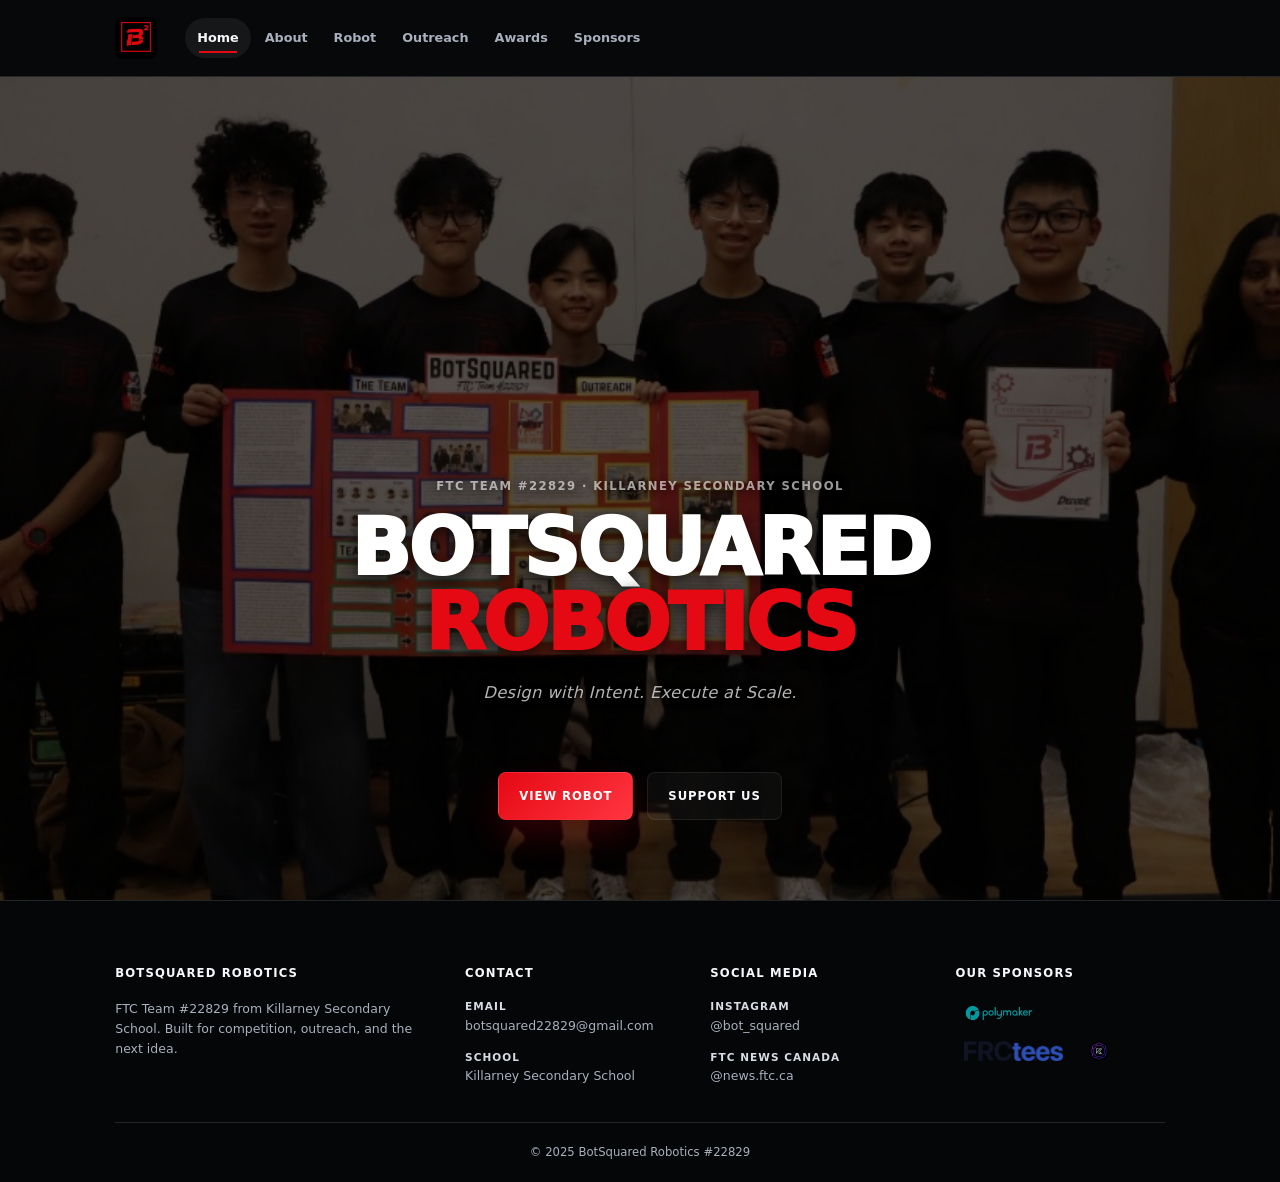
<file: index.html>
<!DOCTYPE html>
<html lang="en">
<head>
  <meta charset="UTF-8" />
  <meta name="viewport" content="width=device-width, initial-scale=1.0" />
  <meta name="google-site-verification" content="MuSaA9cdvmejMs04IFL77Se1IsifHNRiQZIQoKZoaD8" />
  <meta name="description" content="BotSquared Robotics #22829 is an FTC team from Killarney Secondary School building competition robots, STEM outreach, and student engineering leadership." />
  <title>BotSquared Robotics #22829</title>
  <link rel="icon" type="image/png" href="assets/favicon.png" />
  <link rel="stylesheet" href="style.css" />
  <script src="script.js" defer></script>
</head>
<body>
  <header class="site-header site-header--home">
    <nav class="nav" aria-label="Primary navigation">
      <a class="brand" href="index.html" aria-label="BotSquared Robotics home">
        <span class="brand-mark plain">
          <img src="assets/botsquared-logo.png" alt="" />
        </span>
      </a>
      <div class="nav-links">
        <a href="index.html">Home</a>
        <a href="about.html">About</a>
        <a href="robot.html">Robot</a>
        <a href="outreach.html">Outreach</a>
        <a href="awards.html">Awards</a>
        <a href="sponsorship.html">Sponsors</a>
      </div>
    </nav>
  </header>

  <main>
    <section class="hero-fullbleed">
      <div class="hero-fullbleed-bg" style="background-image: url('assets/hero-team-poster.jpg');" aria-hidden="true"></div>
      <div class="hero-fullbleed-overlay" aria-hidden="true"></div>
      <div class="hero-fullbleed-content">
        <p class="eyebrow">FTC Team #22829 · Killarney Secondary School</p>
        <h1>BotSquared <span>Robotics</span></h1>
        <p class="hero-motto">Design with Intent. Execute at Scale.</p>
        <div class="hero-actions">
          <a class="button" href="robot.html">View Robot</a>
          <a class="button secondary" href="sponsorship.html">Support Us</a>
        </div>
      </div>
    </section>
  </main>

  <footer class="site-footer">
    <div class="footer-grid">
      <div class="footer-col">
        <h4>BotSquared Robotics</h4>
        <p>FTC Team #22829 from Killarney Secondary School. Built for competition, outreach, and the next idea.</p>
      </div>
      <div class="footer-col">
        <h4>Contact</h4>
        <ul>
          <li><strong>Email</strong> botsquared22829@gmail.com</li>
          <li><strong>School</strong> Killarney Secondary School</li>
        </ul>
      </div>
      <div class="footer-col">
        <h4>Social Media</h4>
        <ul>
          <li><strong>Instagram</strong> @bot_squared</li>
          <li><strong>FTC News Canada</strong> @news.ftc.ca</li>
        </ul>
      </div>
      <div class="footer-col">
        <h4>Our Sponsors</h4>
        <div class="footer-sponsors">
          <img class="footer-sponsor-img" src="assets/sponsor-polymaker.png" alt="Polymaker" />
          <img class="footer-sponsor-img" src="assets/sponsor-frctees.png" alt="FRC Tees" />
          <img class="footer-sponsor-img" src="assets/sponsor-knotbot.png" alt="KnotBot" />
        </div>
      </div>
    </div>
    <div class="footer-bottom">
      <span>&copy; 2025 BotSquared Robotics #22829</span>
    </div>
  </footer>
</body>
</html>
</file>
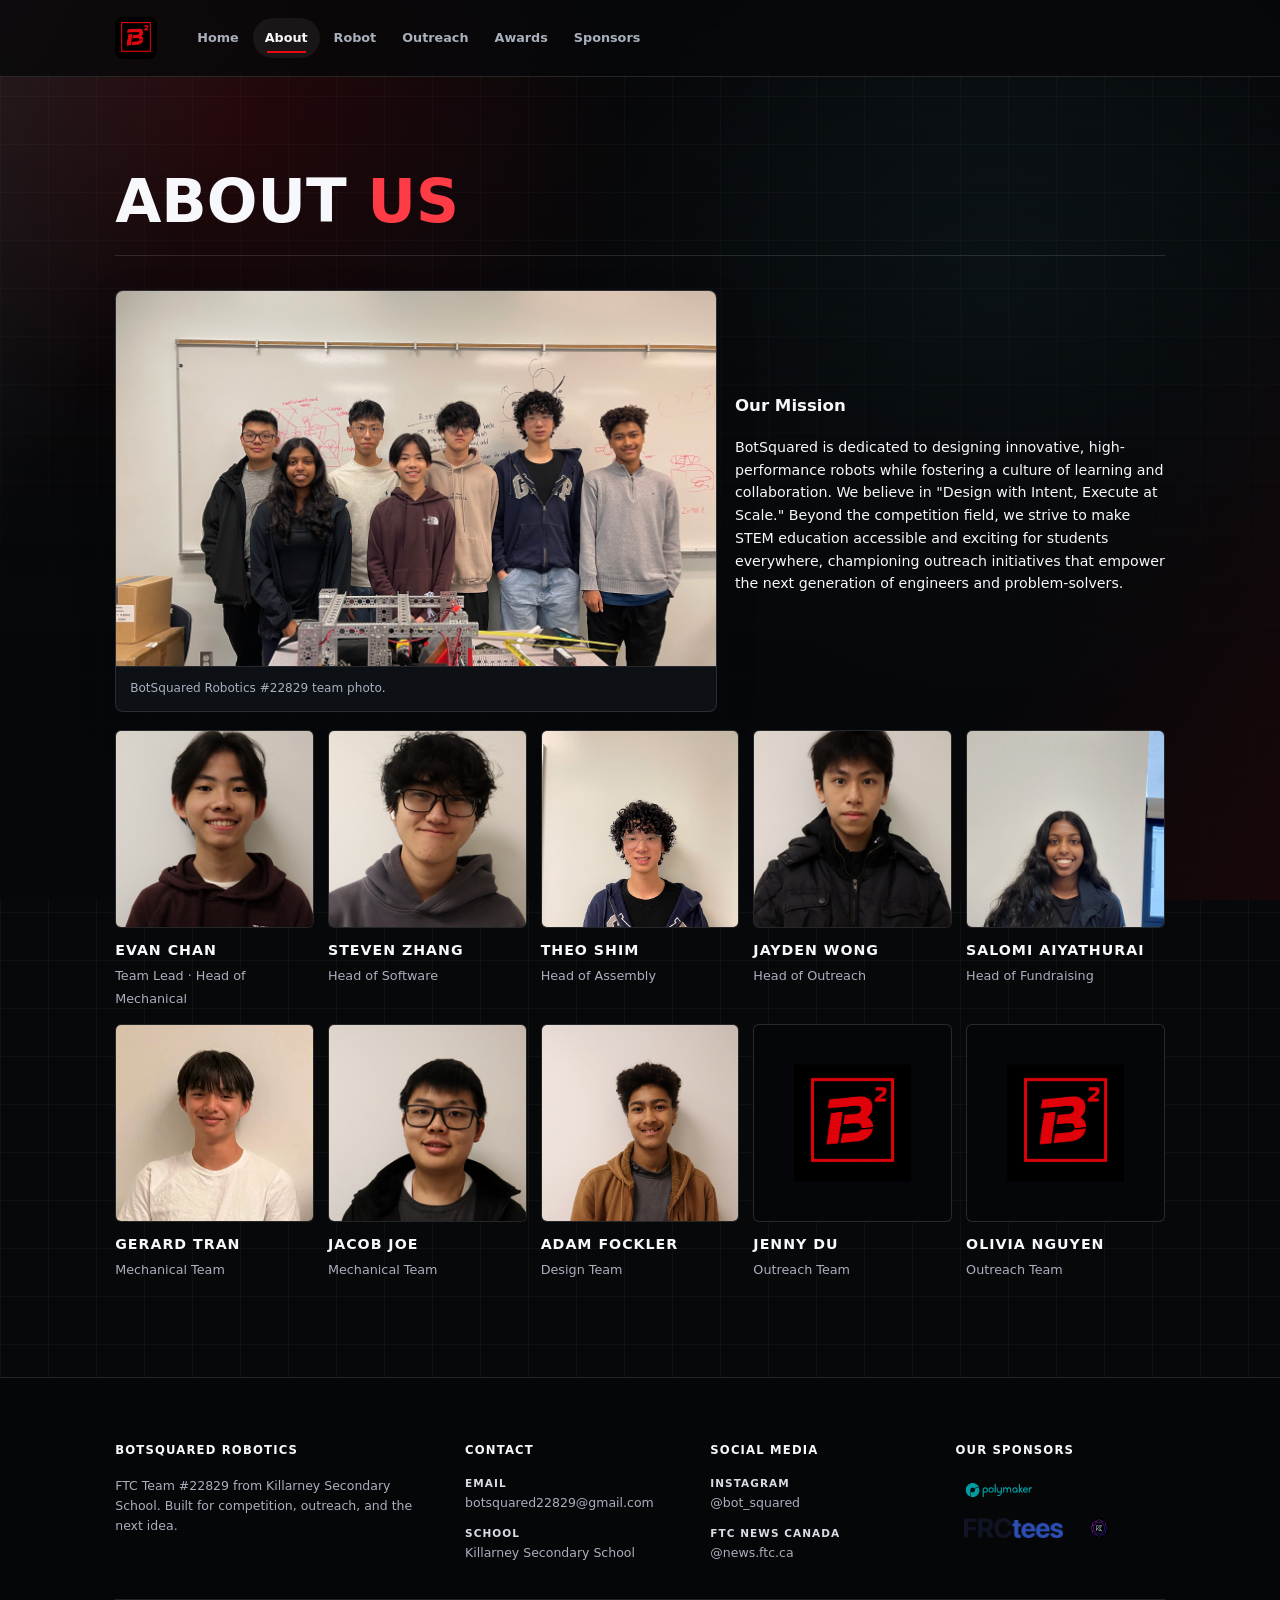
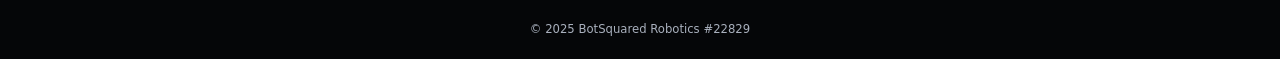
<file: about.html>
<!DOCTYPE html>
<html lang="en">
<head>
  <meta charset="UTF-8" />
  <meta name="viewport" content="width=device-width, initial-scale=1.0" />
  <meta
    name="description"
    content="Learn about BotSquared Robotics #22829 — our team, culture, achievements, and the students behind the robot."
  />
  <title>About Us — BotSquared Robotics #22829</title>
  <link rel="icon" type="image/png" href="assets/favicon.png" />
  <link rel="stylesheet" href="style.css" />
  <script src="script.js" defer></script>
</head>
<body>
  <header class="site-header">
    <nav class="nav" aria-label="Primary navigation">
      <a class="brand" href="index.html" aria-label="BotSquared Robotics home">
        <span class="brand-mark plain">
          <img src="assets/botsquared-logo.png" alt="" />
        </span>
      </a>

      <div class="nav-links">
        <a href="index.html">Home</a>
        <a href="about.html">About</a>
        <a href="robot.html">Robot</a>
        <a href="outreach.html">Outreach</a>
        <a href="awards.html">Awards</a>
        <a href="sponsorship.html">Sponsors</a>
      </div>
    </nav>
  </header>

  <main>
    <section class="section">
      <div class="section-heading">
        <h2>About <span>Us</span></h2>
      </div>

      <div class="feature-split spaced-block">
        <figure class="media-frame reveal">
          <img src="assets/team-photo.jpg" alt="BotSquared Robotics team with their robot" />
          <figcaption>BotSquared Robotics #22829 team photo.</figcaption>
        </figure>

        <article class="feature-copy reveal">
          <h3>Our Mission</h3>
          <p>
            BotSquared is dedicated to designing innovative, high-performance robots while 
            fostering a culture of learning and collaboration. We believe in "Design with Intent, 
            Execute at Scale." Beyond the competition field, we strive to make STEM education 
            accessible and exciting for students everywhere, championing outreach initiatives 
            that empower the next generation of engineers and problem-solvers.
          </p>
        </article>
      </div>

      <div class="team-grid" aria-label="Team members">
        <article class="member-card reveal">
          <img class="member-photo" src="assets/team-evan-chan.jpg" alt="Evan Chan" />
          <div>
            <strong>Evan Chan</strong>
            <span>Team Lead · Head of Mechanical</span>
          </div>
        </article>
        <article class="member-card reveal">
          <img class="member-photo" src="assets/team-steven-zhang.jpg" alt="Steven Zhang" />
          <div>
            <strong>Steven Zhang</strong>
            <span>Head of Software</span>
          </div>
        </article>
        <article class="member-card reveal">
          <img class="member-photo" src="assets/team-theo-shim.jpg" alt="Theo Shim" />
          <div>
            <strong>Theo Shim</strong>
            <span>Head of Assembly</span>
          </div>
        </article>
        <article class="member-card reveal">
          <img class="member-photo" src="assets/team-jayden-wong.jpg" alt="Jayden Wong" />
          <div>
            <strong>Jayden Wong</strong>
            <span>Head of Outreach</span>
          </div>
        </article>
        <article class="member-card reveal">
          <img class="member-photo" src="assets/team-salomi-aiyathurai.jpg" alt="Salomi Aiyathurai" />
          <div>
            <strong>Salomi Aiyathurai</strong>
            <span>Head of Fundraising</span>
          </div>
        </article>
        <article class="member-card reveal">
          <img class="member-photo" src="assets/team-gerard-tran.png" alt="Gerard Tran" />
          <div>
            <strong>Gerard Tran</strong>
            <span>Mechanical Team</span>
          </div>
        </article>
        <article class="member-card reveal">
          <img class="member-photo" src="assets/team-jacob-joe.jpg" alt="Jacob Joe" />
          <div>
            <strong>Jacob Joe</strong>
            <span>Mechanical Team</span>
          </div>
        </article>
        <article class="member-card reveal">
          <img class="member-photo" src="assets/team-adam-fockler.jpg" alt="Adam Fockler" />
          <div>
            <strong>Adam Fockler</strong>
            <span>Design Team</span>
          </div>
        </article>
        <article class="member-card reveal">
          <img class="member-photo placeholder-photo" src="assets/botsquared-logo.png" alt="Jenny Du" />
          <div>
            <strong>Jenny Du</strong>
            <span>Outreach Team</span>
          </div>
        </article>
        <article class="member-card reveal">
          <img class="member-photo placeholder-photo" src="assets/botsquared-logo.png" alt="Olivia Nguyen" />
          <div>
            <strong>Olivia Nguyen</strong>
            <span>Outreach Team</span>
          </div>
        </article>
      </div>
    </section>

  </main>

  <footer class="site-footer">
    <div class="footer-grid">
      <div class="footer-col">
        <h4>BotSquared Robotics</h4>
        <p>FTC Team #22829 from Killarney Secondary School. Built for competition, outreach, and the next idea.</p>
      </div>
      <div class="footer-col">
        <h4>Contact</h4>
        <ul>
          <li>
            <strong>Email</strong>
            botsquared22829@gmail.com
          </li>
          <li>
            <strong>School</strong>
            Killarney Secondary School
          </li>
        </ul>
      </div>
      <div class="footer-col">
        <h4>Social Media</h4>
        <ul>
          <li>
            <strong>Instagram</strong>
            @bot_squared
          </li>
          <li>
            <strong>FTC News Canada</strong>
            @news.ftc.ca
          </li>
        </ul>
      </div>
      <div class="footer-col">
        <h4>Our Sponsors</h4>
        <div class="footer-sponsors">
          <img class="footer-sponsor-img" src="assets/sponsor-polymaker.png" alt="Polymaker" />
          <img class="footer-sponsor-img" src="assets/sponsor-frctees.png" alt="FRC Tees" />
          <img class="footer-sponsor-img" src="assets/sponsor-knotbot.png" alt="KnotBot" />
        </div>
      </div>
    </div>
    <div class="footer-bottom">
      <span>&copy; 2025 BotSquared Robotics #22829</span>
    </div>
  </footer>
</body>
</html>
</file>
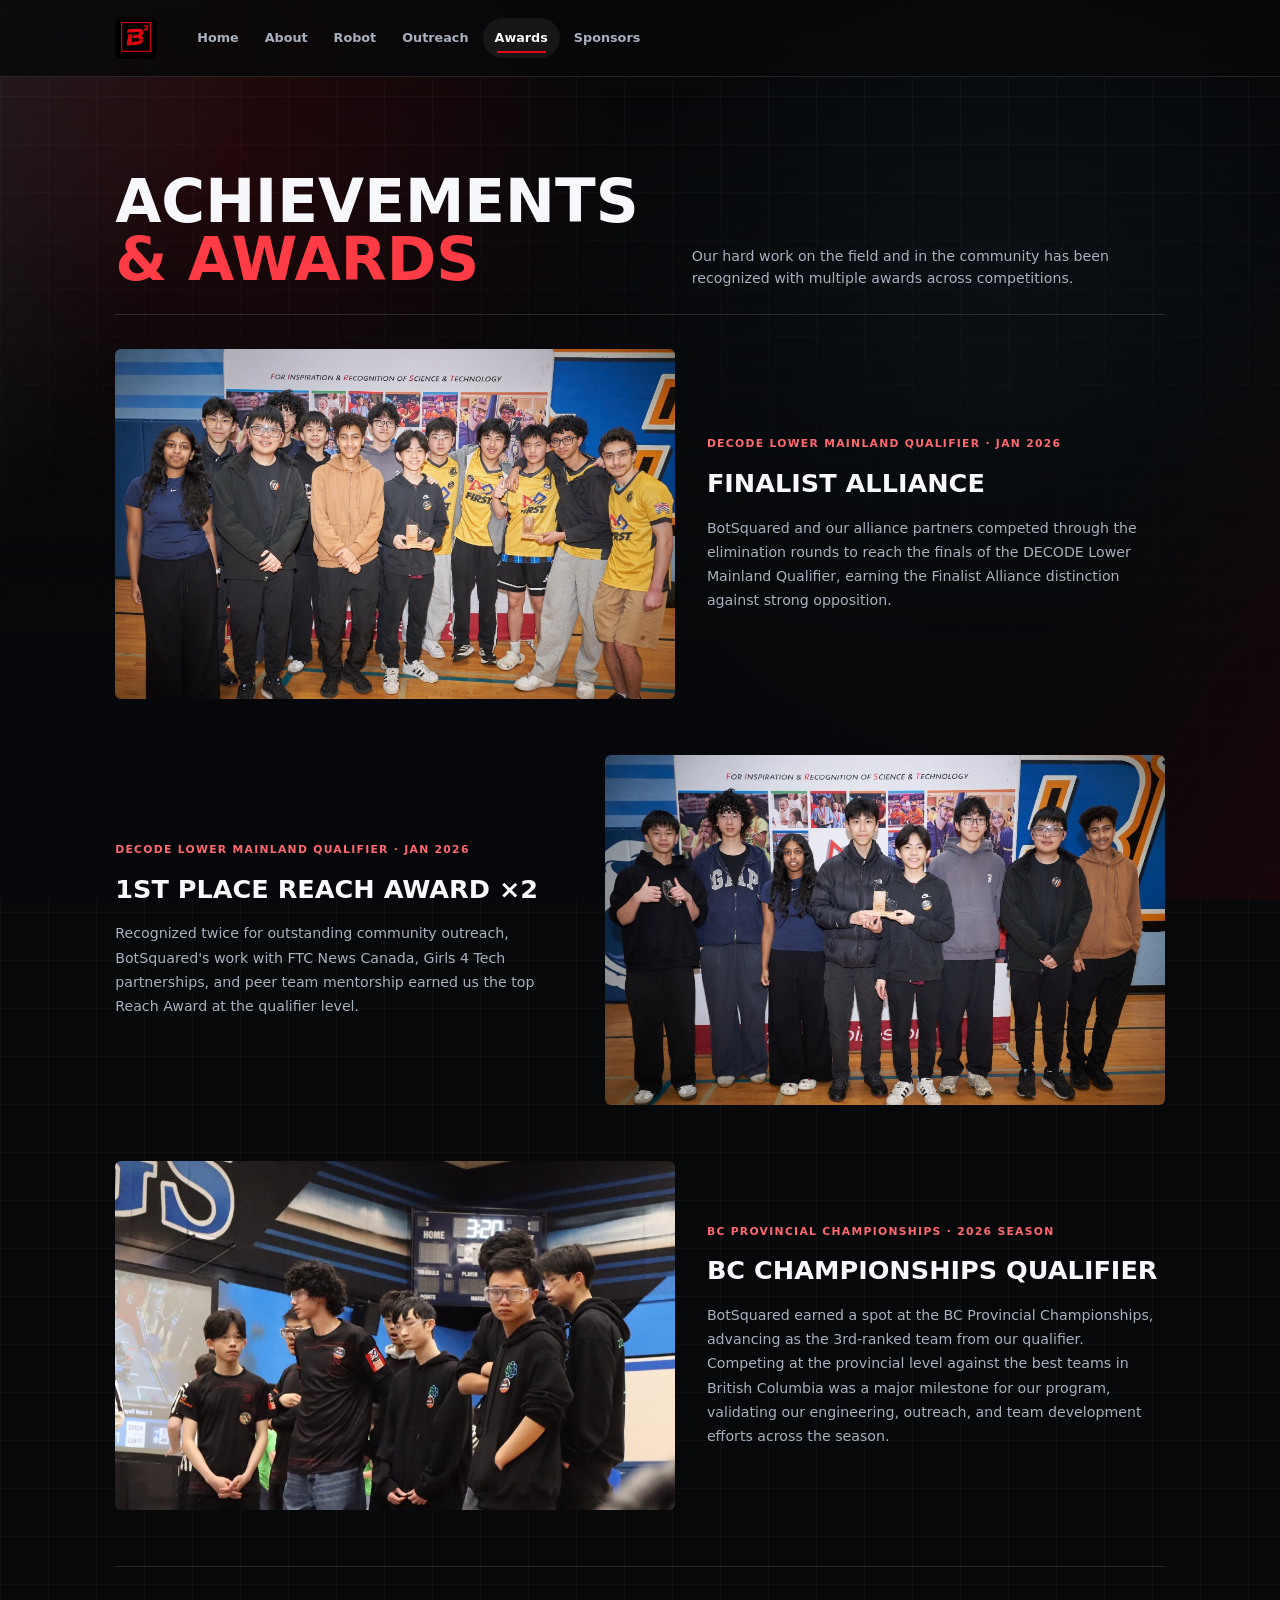
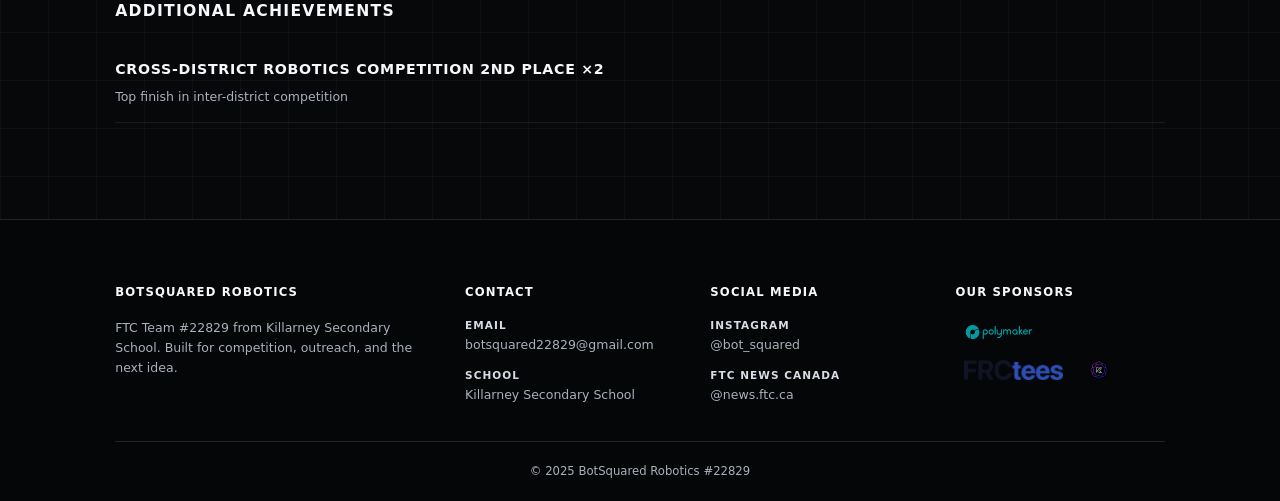
<file: awards.html>
<!DOCTYPE html>
<html lang="en">
<head>
  <meta charset="UTF-8" />
  <meta name="viewport" content="width=device-width, initial-scale=1.0" />
  <meta
    name="description"
    content="BotSquared Robotics #22829 achievements and awards in FTC competitions."
  />
  <title>Awards — BotSquared Robotics #22829</title>
  <link rel="icon" type="image/png" href="assets/favicon.png" />
  <link rel="stylesheet" href="style.css" />
  <script src="script.js" defer></script>
</head>
<body>
  <header class="site-header">
    <nav class="nav" aria-label="Primary navigation">
      <a class="brand" href="index.html" aria-label="BotSquared Robotics home">
        <span class="brand-mark plain">
          <img src="assets/botsquared-logo.png" alt="" />
        </span>
      </a>

      <div class="nav-links">
        <a href="index.html">Home</a>
        <a href="about.html">About</a>
        <a href="robot.html">Robot</a>
        <a href="outreach.html">Outreach</a>
        <a href="awards.html">Awards</a>
        <a href="sponsorship.html">Sponsors</a>
      </div>
    </nav>
  </header>

  <main>
    <section class="section">
      <div class="section-heading">
        <h2>Achievements <span>&amp; Awards</span></h2>
        <p>
          Our hard work on the field and in the community has been recognized
          with multiple awards across competitions.
        </p>
      </div>

      <!-- Award entries with photos -->
      <div class="award-entries">

        <div class="award-entry reveal">
          <figure class="award-entry-img">
            <img src="assets/award-team-alliance.jpg" alt="BotSquared and alliance partners receiving the Finalist Alliance award" />
          </figure>
          <div class="award-entry-info">
            <span class="award-entry-event">DECODE Lower Mainland Qualifier · Jan 2026</span>
            <h3>Finalist Alliance</h3>
            <p>
              BotSquared and our alliance partners competed through the elimination rounds
              to reach the finals of the DECODE Lower Mainland Qualifier, earning the
              Finalist Alliance distinction against strong opposition.
            </p>
          </div>
        </div>

        <div class="award-entry reverse reveal">
          <figure class="award-entry-img">
            <img src="assets/award-team-reach.jpg" alt="BotSquared team receiving the Reach Award" />
          </figure>
          <div class="award-entry-info">
            <span class="award-entry-event">DECODE Lower Mainland Qualifier · Jan 2026</span>
            <h3>1st Place Reach Award ×2</h3>
            <p>
              Recognized twice for outstanding community outreach, BotSquared's work
              with FTC News Canada, Girls 4 Tech partnerships, and peer team mentorship
              earned us the top Reach Award at the qualifier level.
            </p>
          </div>
        </div>

        <div class="award-entry reveal">
          <figure class="award-entry-img">
            <img src="assets/award-team-bcchamps.jpg" alt="BotSquared team competing at the BC Provincial Championships" />
          </figure>
          <div class="award-entry-info">
            <span class="award-entry-event">BC Provincial Championships · 2026 Season</span>
            <h3>BC Championships Qualifier</h3>
            <p>
              BotSquared earned a spot at the BC Provincial Championships, advancing as
              the 3rd-ranked team from our qualifier. Competing at the provincial level
              against the best teams in British Columbia was a major milestone for our program,
              validating our engineering, outreach, and team development efforts across the season.
            </p>
          </div>
        </div>

      </div>

      <!-- Additional awards (text list) -->
      <div class="award-extras reveal">
        <h3>Additional Achievements</h3>
        <ul class="award-extras-list">
          <li>
            <strong>Cross-District Robotics Competition 2nd Place ×2</strong>
            <span>Top finish in inter-district competition</span>
          </li>
        </ul>
      </div>
    </section>
  </main>

  <footer class="site-footer">
    <div class="footer-grid">
      <div class="footer-col">
        <h4>BotSquared Robotics</h4>
        <p>FTC Team #22829 from Killarney Secondary School. Built for competition, outreach, and the next idea.</p>
      </div>
      <div class="footer-col">
        <h4>Contact</h4>
        <ul>
          <li>
            <strong>Email</strong>
            botsquared22829@gmail.com
          </li>
          <li>
            <strong>School</strong>
            Killarney Secondary School
          </li>
        </ul>
      </div>
      <div class="footer-col">
        <h4>Social Media</h4>
        <ul>
          <li>
            <strong>Instagram</strong>
            @bot_squared
          </li>
          <li>
            <strong>FTC News Canada</strong>
            @news.ftc.ca
          </li>
        </ul>
      </div>
      <div class="footer-col">
        <h4>Our Sponsors</h4>
        <div class="footer-sponsors">
          <img class="footer-sponsor-img" src="assets/sponsor-polymaker.png" alt="Polymaker" />
          <img class="footer-sponsor-img" src="assets/sponsor-frctees.png" alt="FRC Tees" />
          <img class="footer-sponsor-img" src="assets/sponsor-knotbot.png" alt="KnotBot" />
        </div>
      </div>
    </div>
    <div class="footer-bottom">
      <span>&copy; 2025 BotSquared Robotics #22829</span>
    </div>
  </footer>
</body>
</html>
</file>
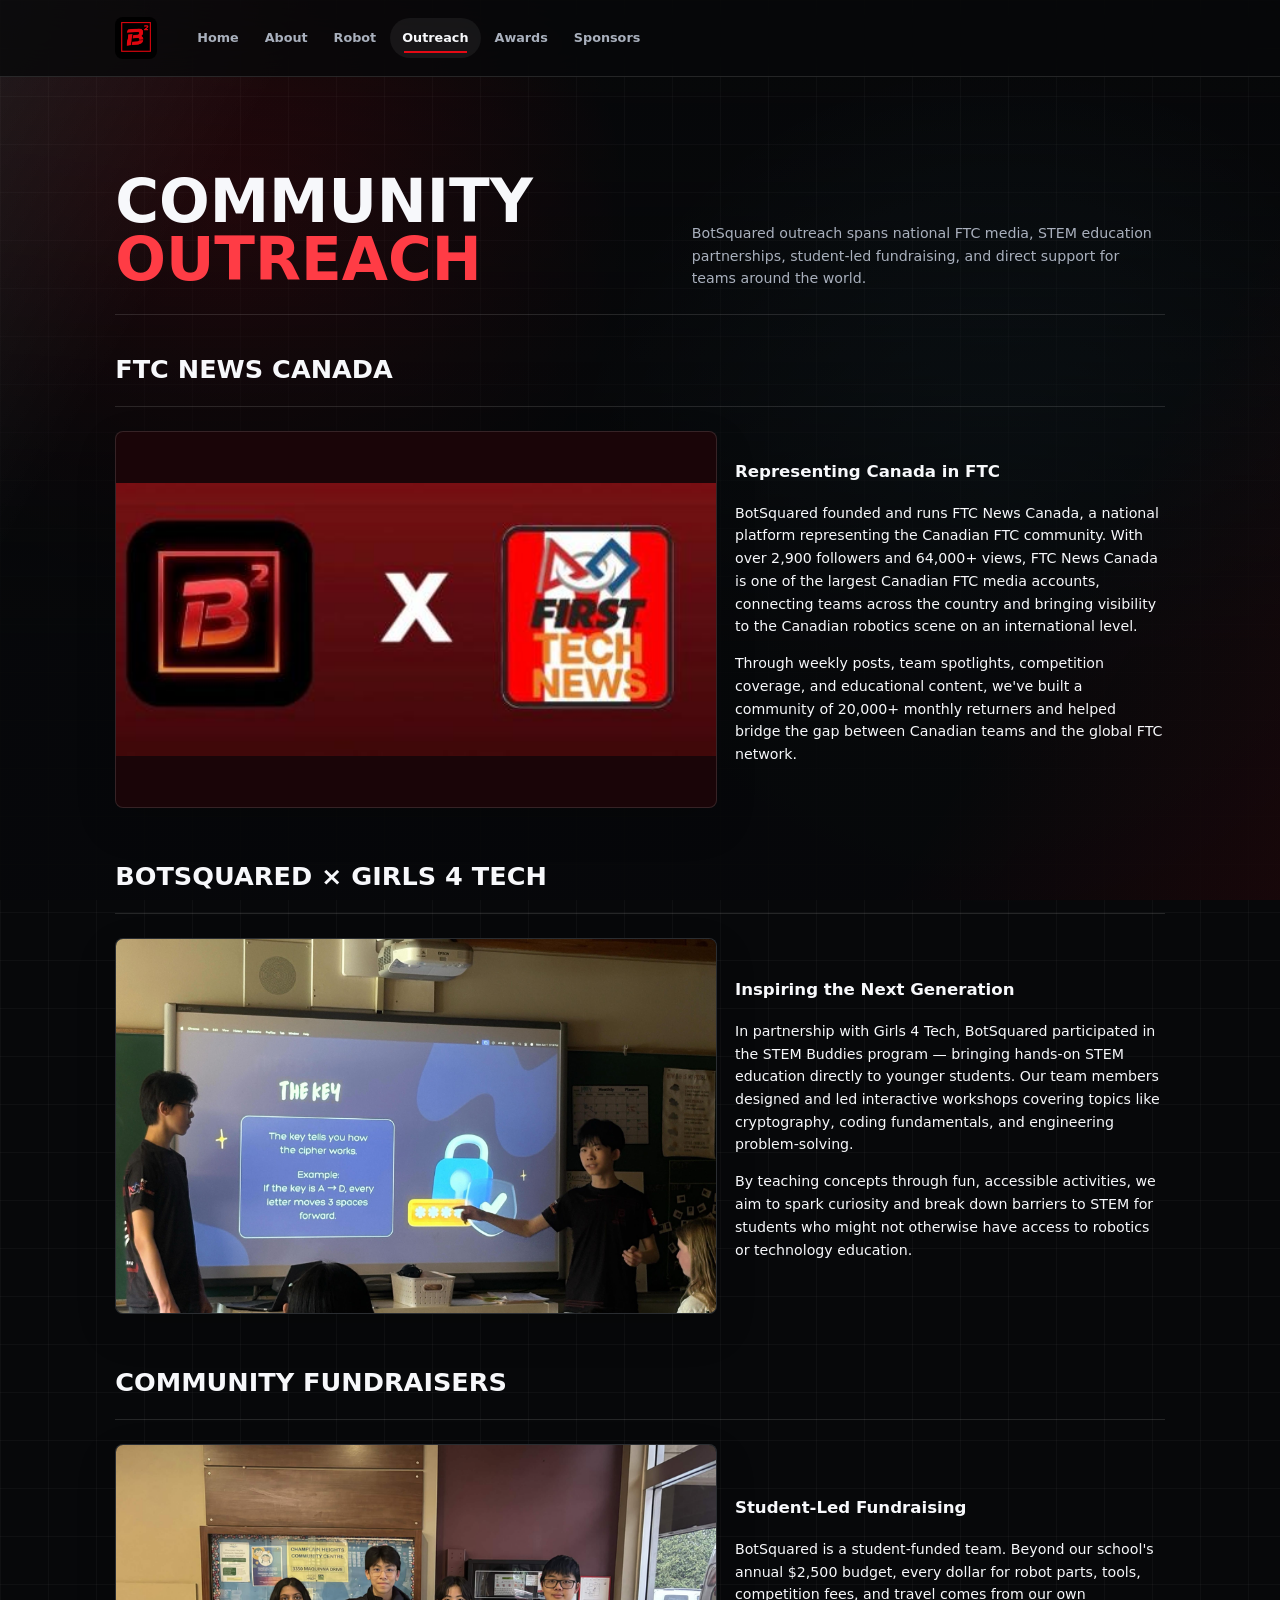
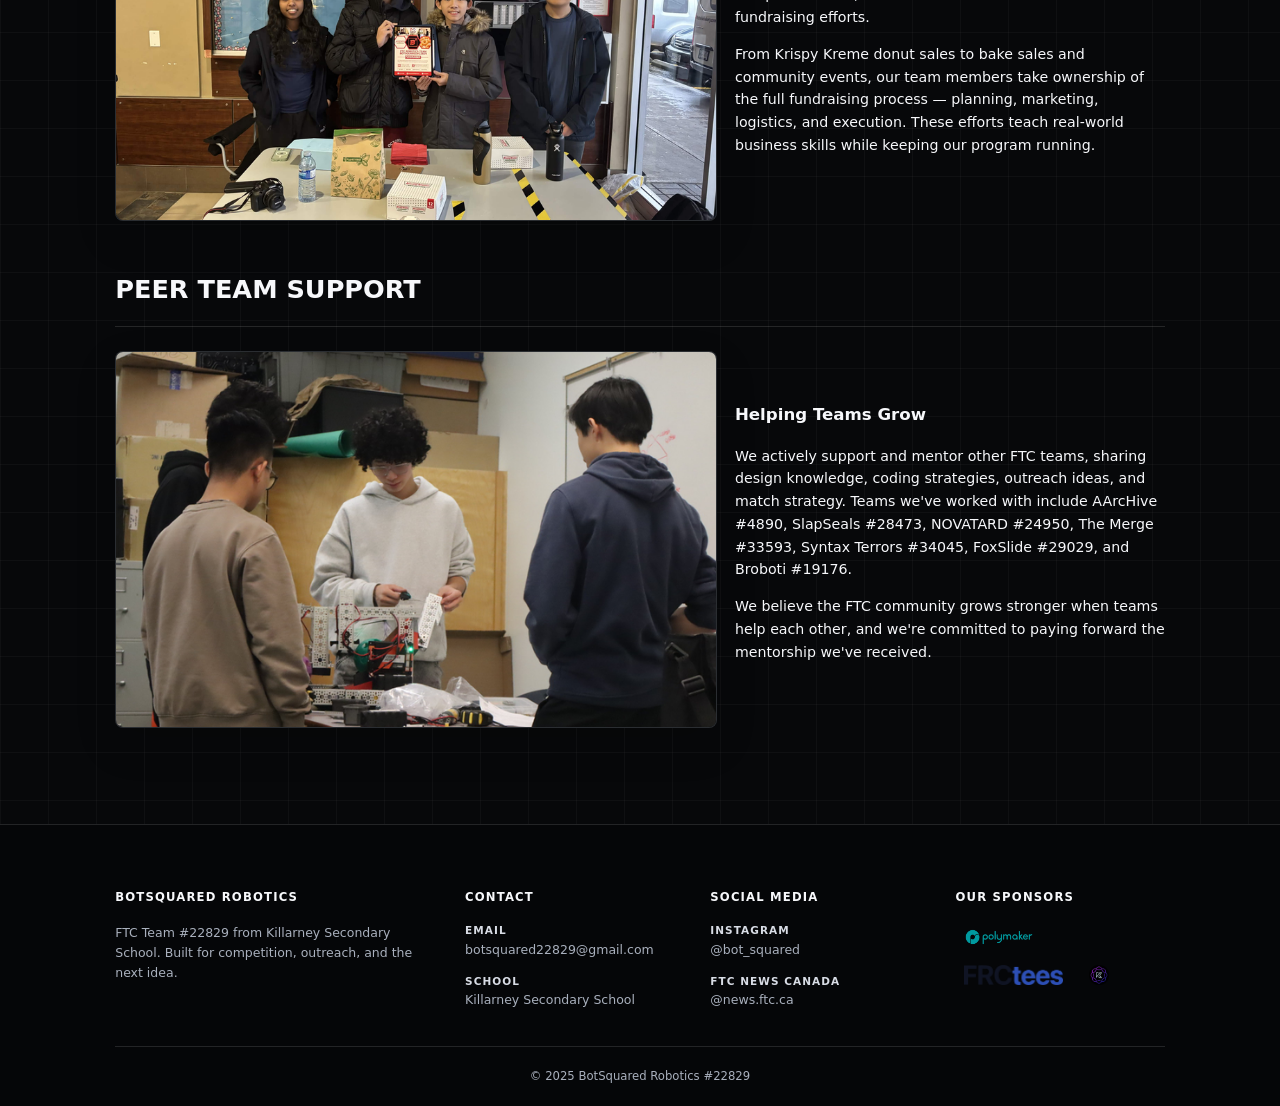
<file: outreach.html>
<!DOCTYPE html>
<html lang="en">
<head>
  <meta charset="UTF-8" />
  <meta name="viewport" content="width=device-width, initial-scale=1.0" />
  <meta
    name="description"
    content="BotSquared Robotics outreach — FTC News Canada, STEM Buddies with Girls For Tech, community fundraisers, and more."
  />
  <title>Outreach — BotSquared Robotics #22829</title>
  <link rel="icon" type="image/png" href="assets/favicon.png" />
  <link rel="stylesheet" href="style.css" />
  <script src="script.js" defer></script>
</head>
<body>
  <header class="site-header">
    <nav class="nav" aria-label="Primary navigation">
      <a class="brand" href="index.html" aria-label="BotSquared Robotics home">
        <span class="brand-mark plain">
          <img src="assets/botsquared-logo.png" alt="" />
        </span>
      </a>

      <div class="nav-links">
        <a href="index.html">Home</a>
        <a href="about.html">About</a>
        <a href="robot.html">Robot</a>
        <a href="outreach.html">Outreach</a>
        <a href="awards.html">Awards</a>
        <a href="sponsorship.html">Sponsors</a>
      </div>
    </nav>
  </header>

  <main>
    <section class="section">
      <div class="section-heading">
        <h2>Community <span>Outreach</span></h2>
        <p>
          BotSquared outreach spans national FTC media, STEM education partnerships,
          student-led fundraising, and direct support for teams around the world.
        </p>
      </div>

      <!-- FTC News Canada -->
      <div class="outreach-block reveal">
        <div class="outreach-block-header">
          <h3>FTC News Canada</h3>
        </div>
        <div class="feature-split">
          <figure class="media-frame ftc-collab-frame">
            <img src="assets/ftc-news-collab-cropped.jpg" alt="BotSquared x FIRST Tech News Canada logos" />
          </figure>
          <article class="feature-copy">
            <h3>Representing Canada in FTC</h3>
            <p>
              BotSquared founded and runs FTC News Canada, a national platform representing
              the Canadian FTC community. With over 2,900 followers and 64,000+ views,
              FTC News Canada is one of the largest Canadian FTC media accounts, connecting
              teams across the country and bringing visibility to the Canadian robotics scene
              on an international level.
            </p>
            <p>
              Through weekly posts, team spotlights, competition coverage, and educational content,
              we've built a community of 20,000+ monthly returners and helped bridge the gap
              between Canadian teams and the global FTC network.
            </p>
          </article>
        </div>
      </div>

      <!-- STEM Buddies x Girls 4 Tech -->
      <div class="outreach-block reveal">
        <div class="outreach-block-header">
          <h3>BotSquared × Girls 4 Tech</h3>
        </div>
        <div class="feature-split">
          <figure class="media-frame">
            <img src="assets/stem-buddies.png" alt="BotSquared members teaching STEM concepts to students" />
          </figure>
          <article class="feature-copy">
            <h3>Inspiring the Next Generation</h3>
            <p>
              In partnership with Girls 4 Tech, BotSquared participated in the STEM Buddies
              program — bringing hands-on STEM education directly to younger students. Our team
              members designed and led interactive workshops covering topics like cryptography,
              coding fundamentals, and engineering problem-solving.
            </p>
            <p>
              By teaching concepts through fun, accessible activities, we aim to spark curiosity
              and break down barriers to STEM for students who might not otherwise have access
              to robotics or technology education.
            </p>
          </article>
        </div>
      </div>

      <!-- Fundraisers -->
      <div class="outreach-block reveal">
        <div class="outreach-block-header">
          <h3>Community Fundraisers</h3>
        </div>
        <div class="feature-split">
          <figure class="media-frame">
            <img src="assets/fundraising-krispy-kreme.png" alt="BotSquared team at a Krispy Kreme fundraiser" />
          </figure>
          <article class="feature-copy">
            <h3>Student-Led Fundraising</h3>
            <p>
              BotSquared is a student-funded team. Beyond our school's annual $2,500 budget,
              every dollar for robot parts, tools, competition fees, and travel comes from
              our own fundraising efforts.
            </p>
            <p>
              From Krispy Kreme donut sales to bake sales and community events, our team
              members take ownership of the full fundraising process — planning, marketing,
              logistics, and execution. These efforts teach real-world business skills while
              keeping our program running.
            </p>
          </article>
        </div>
      </div>

      <!-- Peer Team Support -->
      <div class="outreach-block reveal">
        <div class="outreach-block-header">
          <h3>Peer Team Support</h3>
        </div>
        <div class="feature-split">
          <figure class="media-frame">
            <img src="assets/outreach-team-meeting.png" alt="BotSquared in a collaboration meeting" />
          </figure>
          <article class="feature-copy">
            <h3>Helping Teams Grow</h3>
            <p>
              We actively support and mentor other FTC teams, sharing design knowledge,
              coding strategies, outreach ideas, and match strategy. Teams we've worked
              with include AArcHive #4890, SlapSeals #28473, NOVATARD #24950,
              The Merge #33593, Syntax Terrors #34045, FoxSlide #29029, and Broboti #19176.
            </p>
            <p>
              We believe the FTC community grows stronger when teams help each other,
              and we're committed to paying forward the mentorship we've received.
            </p>
          </article>
        </div>
      </div>
    </section>
  </main>

  <footer class="site-footer">
    <div class="footer-grid">
      <div class="footer-col">
        <h4>BotSquared Robotics</h4>
        <p>FTC Team #22829 from Killarney Secondary School. Built for competition, outreach, and the next idea.</p>
      </div>
      <div class="footer-col">
        <h4>Contact</h4>
        <ul>
          <li>
            <strong>Email</strong>
            botsquared22829@gmail.com
          </li>
          <li>
            <strong>School</strong>
            Killarney Secondary School
          </li>
        </ul>
      </div>
      <div class="footer-col">
        <h4>Social Media</h4>
        <ul>
          <li>
            <strong>Instagram</strong>
            @bot_squared
          </li>
          <li>
            <strong>FTC News Canada</strong>
            @news.ftc.ca
          </li>
        </ul>
      </div>
      <div class="footer-col">
        <h4>Our Sponsors</h4>
        <div class="footer-sponsors">
          <img class="footer-sponsor-img" src="assets/sponsor-polymaker.png" alt="Polymaker" />
          <img class="footer-sponsor-img" src="assets/sponsor-frctees.png" alt="FRC Tees" />
          <img class="footer-sponsor-img" src="assets/sponsor-knotbot.png" alt="KnotBot" />
        </div>
      </div>
    </div>
    <div class="footer-bottom">
      <span>&copy; 2025 BotSquared Robotics #22829</span>
    </div>
  </footer>
</body>
</html>
</file>
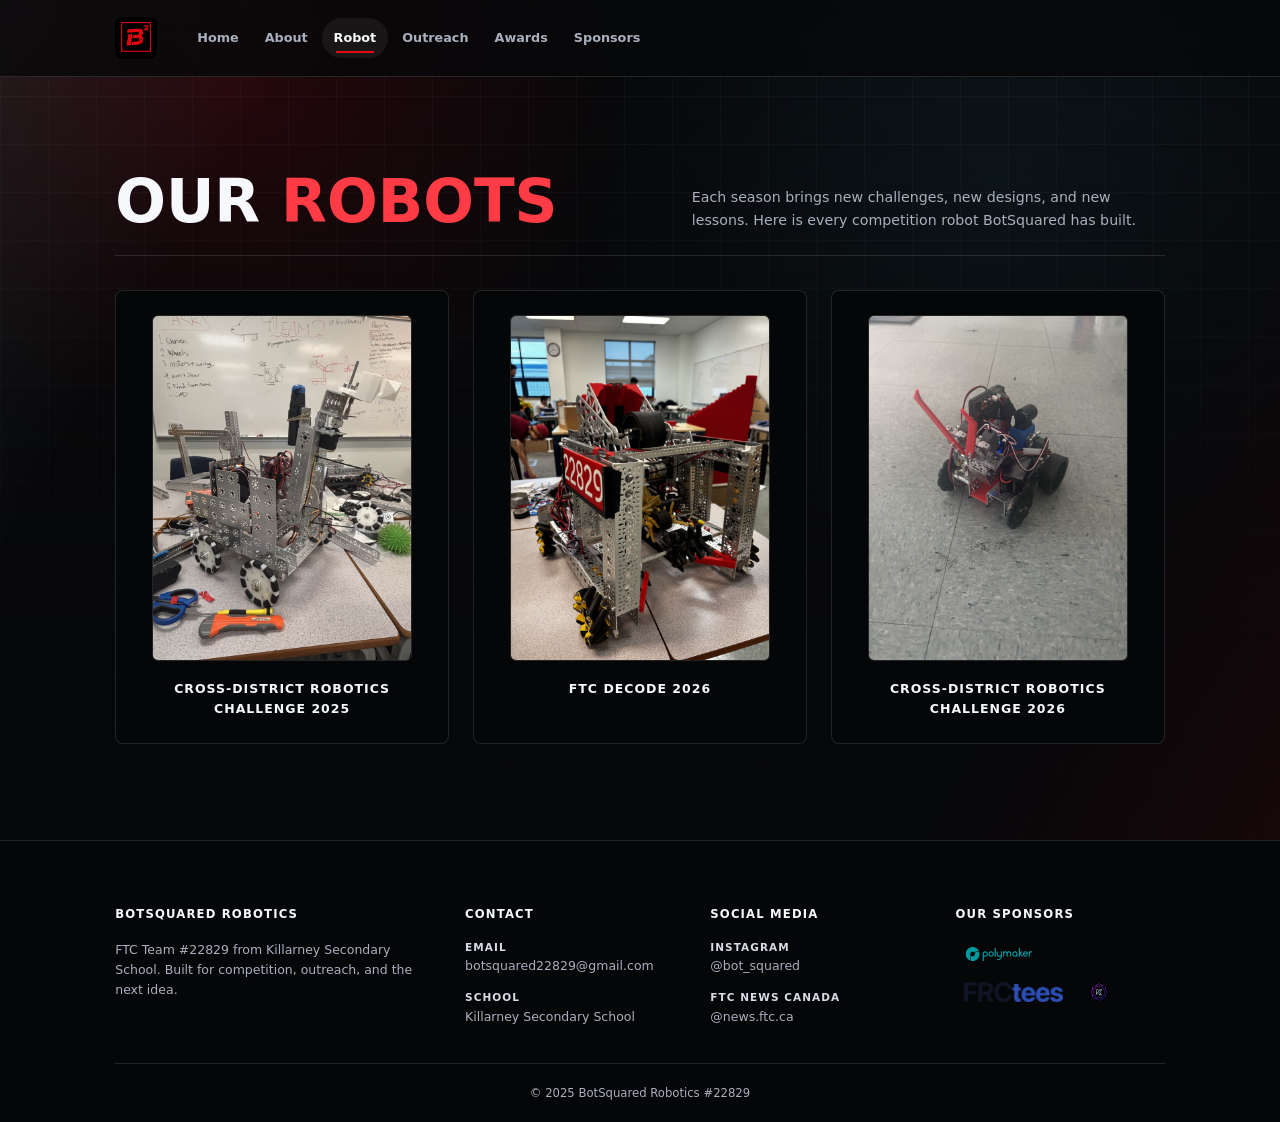
<file: robot.html>
<!DOCTYPE html>
<html lang="en">
<head>
  <meta charset="UTF-8" />
  <meta name="viewport" content="width=device-width, initial-scale=1.0" />
  <meta
    name="description"
    content="Explore BotSquared Robotics' competition robots — from CDRC 2025 to FTC Decode 2026 and CDRC 2026."
  />
  <title>Our Robots — BotSquared Robotics #22829</title>
  <link rel="icon" type="image/png" href="assets/favicon.png" />
  <link rel="stylesheet" href="style.css" />
  <script src="script.js" defer></script>
</head>
<body>
  <header class="site-header">
    <nav class="nav" aria-label="Primary navigation">
      <a class="brand" href="index.html" aria-label="BotSquared Robotics home">
        <span class="brand-mark plain">
          <img src="assets/botsquared-logo.png" alt="" />
        </span>
      </a>

      <div class="nav-links">
        <a href="index.html">Home</a>
        <a href="about.html">About</a>
        <a href="robot.html">Robot</a>
        <a href="outreach.html">Outreach</a>
        <a href="awards.html">Awards</a>
        <a href="sponsorship.html">Sponsors</a>
      </div>
    </nav>
  </header>

  <main>
    <section class="section">
      <div class="section-heading">
        <h2>Our <span>Robots</span></h2>
        <p>
          Each season brings new challenges, new designs, and new lessons.
          Here is every competition robot BotSquared has built.
        </p>
      </div>

      <div class="robot-gallery">
        <article class="robot-gallery-item reveal">
          <figure class="robot-gallery-img">
            <img src="assets/robot-cdrc-2025.jpg" alt="BotSquared CDRC 2025 robot" />
          </figure>
          <h3>Cross-District Robotics Challenge 2025</h3>
        </article>

        <article class="robot-gallery-item reveal">
          <figure class="robot-gallery-img">
            <img src="assets/robot-decode-2026.jpg" alt="BotSquared FTC Decode 2026 robot" />
          </figure>
          <h3>FTC Decode 2026</h3>
        </article>

        <article class="robot-gallery-item reveal">
          <figure class="robot-gallery-img">
            <img src="assets/robot-cdrc-2026.jpg" alt="BotSquared CDRC 2026 robot" />
          </figure>
          <h3>Cross-District Robotics Challenge 2026</h3>
        </article>
      </div>
    </section>
  </main>

  <footer class="site-footer">
    <div class="footer-grid">
      <div class="footer-col">
        <h4>BotSquared Robotics</h4>
        <p>FTC Team #22829 from Killarney Secondary School. Built for competition, outreach, and the next idea.</p>
      </div>
      <div class="footer-col">
        <h4>Contact</h4>
        <ul>
          <li>
            <strong>Email</strong>
            botsquared22829@gmail.com
          </li>
          <li>
            <strong>School</strong>
            Killarney Secondary School
          </li>
        </ul>
      </div>
      <div class="footer-col">
        <h4>Social Media</h4>
        <ul>
          <li>
            <strong>Instagram</strong>
            @bot_squared
          </li>
          <li>
            <strong>FTC News Canada</strong>
            @news.ftc.ca
          </li>
        </ul>
      </div>
      <div class="footer-col">
        <h4>Our Sponsors</h4>
        <div class="footer-sponsors">
          <img class="footer-sponsor-img" src="assets/sponsor-polymaker.png" alt="Polymaker" />
          <img class="footer-sponsor-img" src="assets/sponsor-frctees.png" alt="FRC Tees" />
          <img class="footer-sponsor-img" src="assets/sponsor-knotbot.png" alt="KnotBot" />
        </div>
      </div>
    </div>
    <div class="footer-bottom">
      <span>&copy; 2025 BotSquared Robotics #22829</span>
    </div>
  </footer>
</body>
</html>
</file>
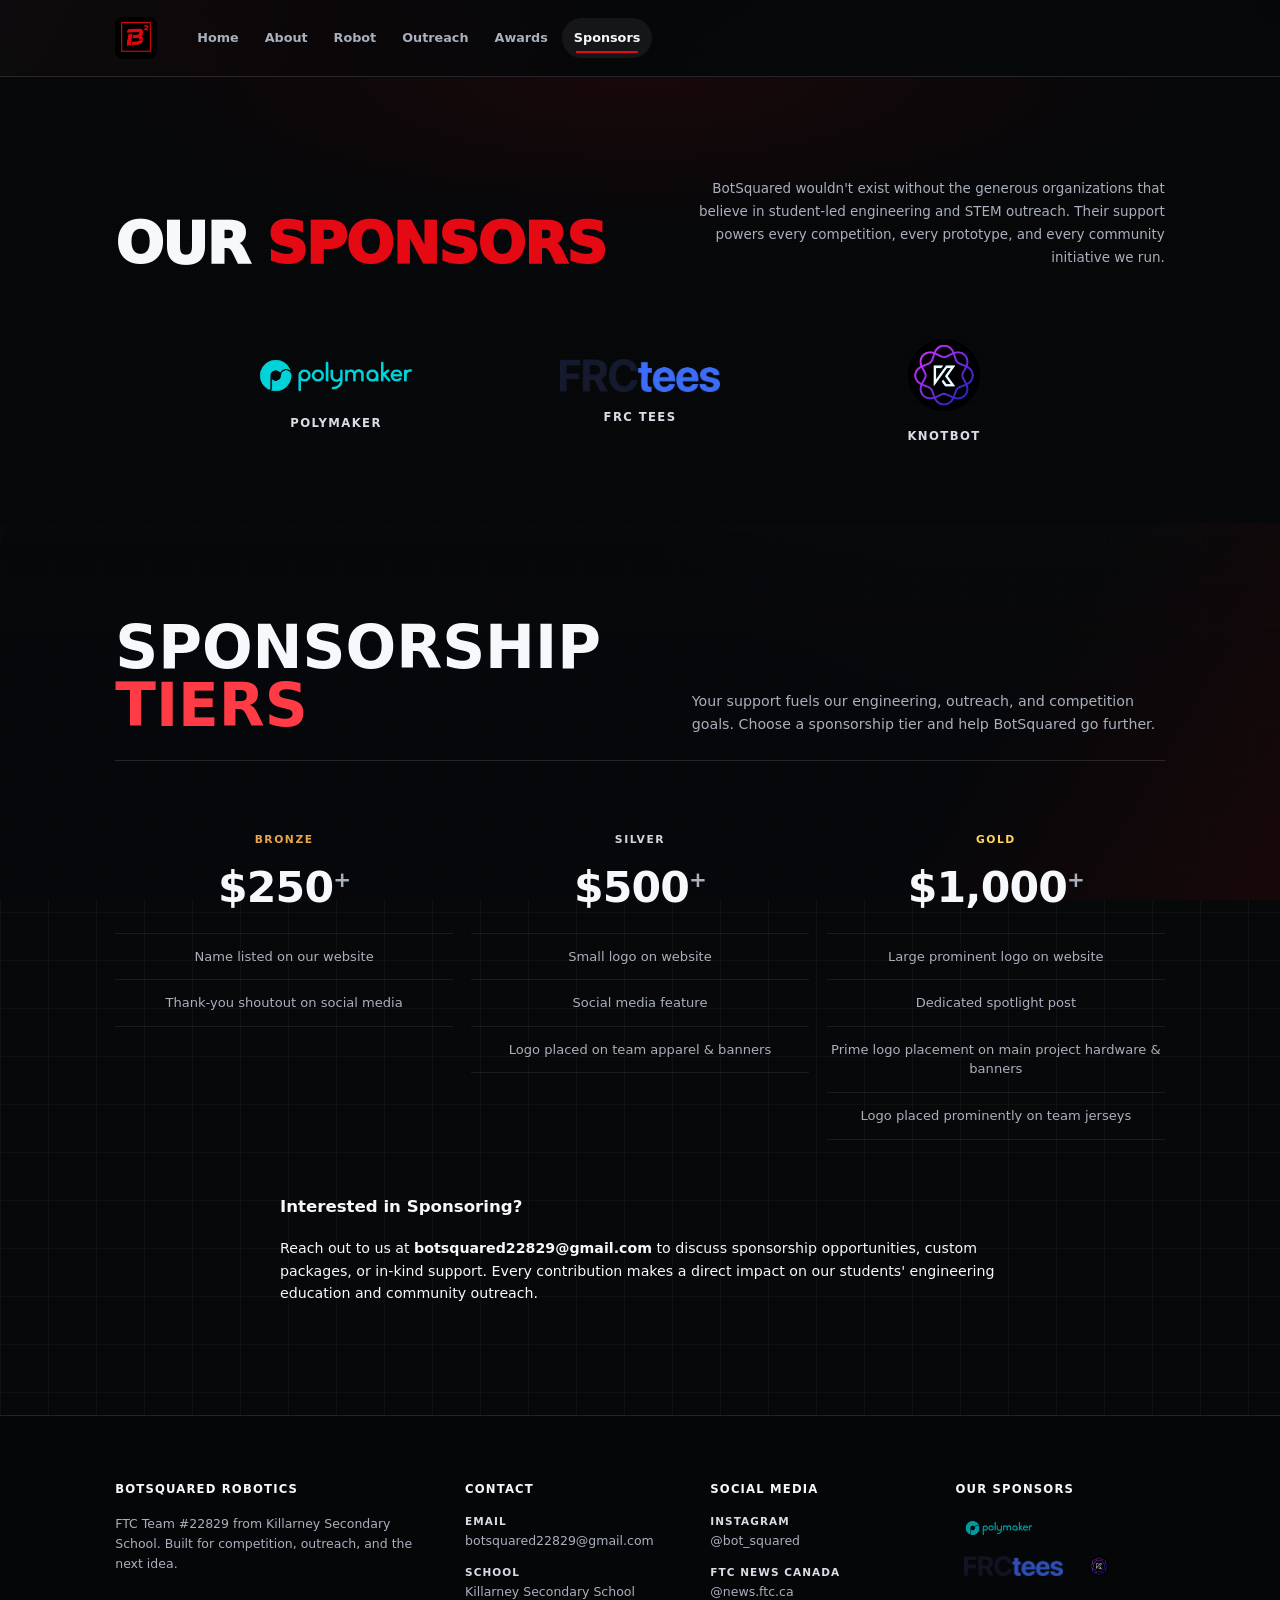
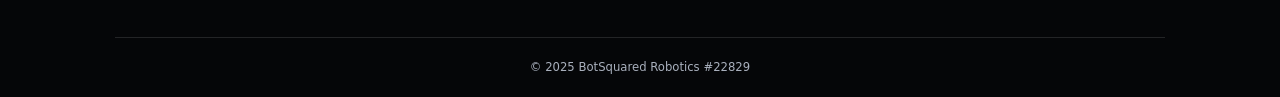
<file: sponsorship.html>
<!DOCTYPE html>
<html lang="en">
<head>
  <meta charset="UTF-8" />
  <meta name="viewport" content="width=device-width, initial-scale=1.0" />
  <meta
    name="description"
    content="Meet the sponsors who make BotSquared Robotics #22829 possible — Polymaker, FRC Tees, and KnotBot."
  />
  <title>Sponsors — BotSquared Robotics #22829</title>
  <link rel="icon" type="image/png" href="assets/favicon.png" />
  <link rel="stylesheet" href="style.css" />
  <script src="script.js" defer></script>
</head>
<body>
  <header class="site-header">
    <nav class="nav" aria-label="Primary navigation">
      <a class="brand" href="index.html" aria-label="BotSquared Robotics home">
        <span class="brand-mark plain">
          <img src="assets/botsquared-logo.png" alt="" />
        </span>
      </a>

      <div class="nav-links">
        <a href="index.html">Home</a>
        <a href="about.html">About</a>
        <a href="robot.html">Robot</a>
        <a href="outreach.html">Outreach</a>
        <a href="awards.html">Awards</a>
        <a href="sponsorship.html">Sponsors</a>
      </div>
    </nav>
  </header>

  <main>
    <!-- Sponsor Showcase Hero -->
    <section class="sponsor-hero">
      <div class="sponsor-hero-inner">
        <div class="sponsor-hero-heading">
          <h1>Our <span>Sponsors</span></h1>
          <p>
            BotSquared wouldn't exist without the generous organizations
            that believe in student-led engineering and STEM outreach.
            Their support powers every competition, every prototype,
            and every community initiative we run.
          </p>
        </div>
        <div class="sponsor-showcase">
          <a class="sponsor-card-lg reveal" href="#" aria-label="Polymaker">
            <img src="assets/sponsor-polymaker.png" alt="Polymaker" />
            <span class="sponsor-card-name">Polymaker</span>
          </a>
          <a class="sponsor-card-lg reveal" href="#" aria-label="FRC Tees">
            <img src="assets/sponsor-frctees.png" alt="FRC Tees" />
            <span class="sponsor-card-name">FRC Tees</span>
          </a>
          <a class="sponsor-card-lg reveal" href="#" aria-label="KnotBot">
            <img src="assets/sponsor-knotbot.png" alt="KnotBot" />
            <span class="sponsor-card-name">KnotBot</span>
          </a>
        </div>
      </div>
    </section>

    <!-- Sponsorship Tiers -->
    <section class="section">
      <div class="section-heading">
        <h2>Sponsorship <span>Tiers</span></h2>
        <p>
          Your support fuels our engineering, outreach, and competition goals.
          Choose a sponsorship tier and help BotSquared go further.
        </p>
      </div>

      <div class="grid three tier-grid">
        <article class="tier-card tier-bronze reveal" id="tier-bronze">
          <div class="tier-badge">Bronze</div>
          <div class="tier-price">$250<span>+</span></div>
          <ul class="tier-perks">
            <li>Name listed on our website</li>
            <li>Thank-you shoutout on social media</li>
          </ul>
        </article>

        <article class="tier-card tier-silver reveal" id="tier-silver">
          <div class="tier-badge">Silver</div>
          <div class="tier-price">$500<span>+</span></div>
          <ul class="tier-perks">
            <li>Small logo on website</li>
            <li>Social media feature</li>
            <li>Logo placed on team apparel &amp; banners</li>
          </ul>
        </article>

        <article class="tier-card tier-gold reveal" id="tier-gold">
          <div class="tier-badge">Gold</div>
          <div class="tier-price">$1,000<span>+</span></div>
          <ul class="tier-perks">
            <li>Large prominent logo on website</li>
            <li>Dedicated spotlight post</li>
            <li>Prime logo placement on main project hardware &amp; banners</li>
            <li>Logo placed prominently on team jerseys</li>
          </ul>
        </article>
      </div>

      <div class="sponsor-cta spaced-block reveal">
        <article class="feature-copy">
          <h3>Interested in Sponsoring?</h3>
          <p>
            Reach out to us at <strong>botsquared22829@gmail.com</strong> to discuss sponsorship
            opportunities, custom packages, or in-kind support. Every contribution makes a
            direct impact on our students' engineering education and community outreach.
          </p>
        </article>
      </div>
    </section>
  </main>

  <footer class="site-footer">
    <div class="footer-grid">
      <div class="footer-col">
        <h4>BotSquared Robotics</h4>
        <p>FTC Team #22829 from Killarney Secondary School. Built for competition, outreach, and the next idea.</p>
      </div>
      <div class="footer-col">
        <h4>Contact</h4>
        <ul>
          <li>
            <strong>Email</strong>
            botsquared22829@gmail.com
          </li>
          <li>
            <strong>School</strong>
            Killarney Secondary School
          </li>
        </ul>
      </div>
      <div class="footer-col">
        <h4>Social Media</h4>
        <ul>
          <li>
            <strong>Instagram</strong>
            @bot_squared
          </li>
          <li>
            <strong>FTC News Canada</strong>
            @news.ftc.ca
          </li>
        </ul>
      </div>
      <div class="footer-col">
        <h4>Our Sponsors</h4>
        <div class="footer-sponsors">
          <img class="footer-sponsor-img" src="assets/sponsor-polymaker.png" alt="Polymaker" />
          <img class="footer-sponsor-img" src="assets/sponsor-frctees.png" alt="FRC Tees" />
          <img class="footer-sponsor-img" src="assets/sponsor-knotbot.png" alt="KnotBot" />
        </div>
      </div>
    </div>
    <div class="footer-bottom">
      <span>&copy; 2025 BotSquared Robotics #22829</span>
    </div>
  </footer>
</body>
</html>
</file>
<file: style.css>
:root {
  --bg: #07080a;
  --bg-soft: #0b0d10;
  --panel: rgba(16, 18, 23, 0.9);
  --panel-solid: #11141a;
  --panel-2: #171b22;
  --text: #f7f8fb;
  --muted: #a9b0bd;
  --soft: #d8dce5;
  --red: #e50914;
  --red-2: #ff3c45;
  --cyan: #57d7ff;
  --amber: #ffcb66;
  --line: rgba(255, 255, 255, 0.12);
  --line-strong: rgba(255, 255, 255, 0.2);
  --shadow: 0 28px 90px rgba(0, 0, 0, 0.42);
  --red-shadow: 0 28px 80px rgba(229, 9, 20, 0.18);
  --radius: 8px;
  --content-w: min(82vw, 1600px);
}

* {
  box-sizing: border-box;
}

html {
  scroll-behavior: smooth;
  font-size: clamp(14px, 1.11vw, 20px);
}

body {
  margin: 0;
  color: var(--text);
  font-family: Inter, ui-sans-serif, system-ui, -apple-system, BlinkMacSystemFont, "Segoe UI", sans-serif;
  line-height: 1.6;
  background:
    radial-gradient(circle at 18% 8%, rgba(229, 9, 20, 0.16), transparent 28rem),
    radial-gradient(circle at 78% 18%, rgba(87, 215, 255, 0.08), transparent 30rem),
    linear-gradient(rgba(255, 255, 255, 0.032) 1px, transparent 1px),
    linear-gradient(90deg, rgba(255, 255, 255, 0.032) 1px, transparent 1px),
    var(--bg);
  background-size: auto, auto, 48px 48px, 48px 48px, auto;
  overflow-x: hidden;
}

body::before {
  position: fixed;
  inset: 0;
  z-index: -1;
  pointer-events: none;
  content: "";
  background:
    linear-gradient(120deg, rgba(255, 255, 255, 0.08), transparent 18%, transparent 78%, rgba(229, 9, 20, 0.08)),
    linear-gradient(to bottom, transparent, rgba(7, 8, 10, 0.9) 72%);
}

a {
  color: inherit;
  text-decoration: none;
}

img {
  max-width: 100%;
}

h1,
h2,
h3,
p {
  margin-top: 0;
}

.site-header {
  position: sticky;
  top: 0;
  z-index: 20;
  border-bottom: 1px solid var(--line);
  background: rgba(7, 8, 10, 0.78);
  backdrop-filter: blur(18px);
}

.site-header--home {
  position: absolute;
  top: 0;
  left: 0;
  right: 0;
  z-index: 20;
  border-bottom: 1px solid var(--line);
  background: #07080a;
  backdrop-filter: none;
}

.hero-fullbleed {
  position: relative;
  width: 100%;
  min-height: 100vh;
  display: flex;
  align-items: center;
  justify-content: center;
  text-align: center;
  overflow: hidden;
}

.hero-fullbleed-bg {
  position: absolute;
  inset: 0;
  background-size: cover;
  background-position: center 25%;
  background-repeat: no-repeat;
}

.hero-fullbleed-overlay {
  position: absolute;
  inset: 0;
  background: rgba(0, 0, 0, 0.62);
}

.hero-fullbleed-content {
  position: relative;
  z-index: 2;
  width: min(55vw, calc(100% - 48px));
  padding: 0 0 80px;
  margin-top: auto;
  display: flex;
  flex-direction: column;
  align-items: center;
}

.hero-fullbleed-content .eyebrow {
  margin-bottom: 16px;
  color: rgba(255, 255, 255, 0.6);
  font-size: 0.82rem;
  font-weight: 700;
  letter-spacing: 0.12em;
  text-transform: uppercase;
  text-shadow: 0 2px 8px rgba(0, 0, 0, 0.6);
}

.hero-fullbleed-content h1 {
  margin-bottom: 20px;
  font-size: clamp(3rem, 8vw, 5.5rem);
  font-weight: 950;
  letter-spacing: -0.03em;
  text-transform: uppercase;
  line-height: 0.95;
  color: #fff;
  text-shadow: 0 4px 16px rgba(0, 0, 0, 0.7);
}

.hero-fullbleed-content h1 span {
  color: var(--red);
}

.hero-motto {
  margin-bottom: 32px;
  color: rgba(255, 255, 255, 0.7);
  font-size: 1.15rem;
  font-weight: 500;
  font-style: italic;
  letter-spacing: 0.02em;
  text-shadow: 0 2px 8px rgba(0, 0, 0, 0.6);
}

.nav {
  width: var(--content-w);
  min-height: 76px;
  margin: 0 auto;
  display: flex;
  align-items: center;
  justify-content: flex-start;
  gap: 28px;
}

.brand {
  display: flex;
  align-items: center;
  gap: 14px;
  flex: 0 0 auto;
  font-weight: 850;
  line-height: 1.05;
  text-transform: uppercase;
}

.brand-mark {
  position: relative;
  flex: 0 0 42px;
  width: 42px;
  height: 42px;
  display: grid;
  place-items: center;
  border: 1px solid rgba(229, 9, 20, 0.7);
  border-radius: 8px;
  background: #050608;
  box-shadow: 0 0 34px rgba(229, 9, 20, 0.28);
  overflow: hidden;
}

.brand-mark::after {
  position: absolute;
  inset: -45%;
  content: "";
  background: linear-gradient(110deg, transparent 35%, rgba(255, 255, 255, 0.28), transparent 64%);
  transform: translateX(-72%);
  animation: brandSweep 5s ease-in-out infinite;
}

.brand-mark img {
  width: 100%;
  height: 100%;
  display: block;
  object-fit: contain;
}

.brand-mark.plain {
  border: none;
  background: transparent;
  box-shadow: none;
}

.brand-mark.plain::after {
  display: none;
}

.brand-name {
  display: block;
  max-width: 330px;
  letter-spacing: 0;
  white-space: nowrap;
}

.nav-links {
  display: flex;
  align-items: center;
  justify-content: flex-start;
  flex: 1 1 auto;
  gap: 2px;
  flex-wrap: wrap;
}

.nav-links a {
  position: relative;
  padding: 10px 12px;
  border-radius: 999px;
  color: var(--muted);
  font-size: 0.9rem;
  font-weight: 700;
  transition: color 180ms ease, background 180ms ease;
}

.nav-links a::after {
  position: absolute;
  left: 14px;
  right: 14px;
  bottom: 5px;
  height: 2px;
  content: "";
  background: var(--red);
  transform: scaleX(0);
  transform-origin: left;
  transition: transform 180ms ease;
}

.nav-links a:hover,
.nav-links a:focus-visible,
.nav-links a.is-active {
  color: var(--text);
  background: rgba(255, 255, 255, 0.06);
  outline: none;
}

.nav-links a:hover::after,
.nav-links a:focus-visible::after,
.nav-links a.is-active::after {
  transform: scaleX(1);
}

.section {
  width: var(--content-w);
  margin: 0 auto;
  padding: 96px 0;
  scroll-margin-top: 92px;
}

.hero {
  position: relative;
  min-height: calc(100vh - 76px);
  display: grid;
  grid-template-columns: minmax(0, 1.02fr) minmax(330px, 0.98fr);
  align-items: center;
  gap: 58px;
  padding-top: 52px;
  padding-bottom: 72px;
}

.hero::after {
  position: absolute;
  left: 0;
  right: 0;
  bottom: 0;
  height: 1px;
  content: "";
  background: linear-gradient(90deg, transparent, rgba(255, 255, 255, 0.28), transparent);
}

.hero-content {
  animation: introRise 700ms ease both;
}

.eyebrow {
  width: fit-content;
  margin: 0 0 18px;
  padding: 0;
  color: #ff6870;
  font-size: 0.76rem;
  font-weight: 850;
  letter-spacing: 0.16em;
  text-transform: uppercase;
}

h1 {
  max-width: 680px;
  margin-bottom: 22px;
  font-size: clamp(2.7rem, 6.2vw, 5.8rem);
  font-weight: 900;
  line-height: 0.88;
  letter-spacing: 0;
  text-transform: uppercase;
}

h1 span,
h2 span {
  color: var(--red-2);
}

.hero-copy {
  max-width: 670px;
  margin-bottom: 0;
  color: var(--soft);
  font-size: clamp(1rem, 1.55vw, 1.2rem);
}

.hero-actions {
  display: flex;
  align-items: center;
  flex-wrap: wrap;
  gap: 14px;
  margin-top: 34px;
}

.button {
  min-height: 48px;
  display: inline-flex;
  align-items: center;
  justify-content: center;
  gap: 10px;
  padding: 0 20px;
  border: 1px solid rgba(255, 255, 255, 0.08);
  border-radius: 8px;
  background: linear-gradient(135deg, var(--red), #ff3540);
  box-shadow: 0 16px 34px rgba(229, 9, 20, 0.2);
  color: #fff;
  font-size: 0.82rem;
  font-weight: 850;
  letter-spacing: 0.08em;
  text-transform: uppercase;
  transition: transform 180ms ease, box-shadow 180ms ease, border-color 180ms ease, background 180ms ease;
}

.button:hover,
.button:focus-visible {
  transform: translateY(-2px);
  border-color: rgba(255, 255, 255, 0.24);
  box-shadow: 0 22px 46px rgba(229, 9, 20, 0.28);
  outline: none;
}

.button.secondary {
  background: rgba(255, 255, 255, 0.04);
  box-shadow: none;
  color: var(--text);
}

.button.secondary:hover,
.button.secondary:focus-visible {
  border-color: rgba(229, 9, 20, 0.58);
  background: rgba(229, 9, 20, 0.1);
}

.hero-metrics {
  display: flex;
  flex-wrap: wrap;
  gap: 10px;
  margin-top: 26px;
}

.hero-metrics span {
  display: inline-flex;
  align-items: baseline;
  gap: 8px;
  padding: 8px 10px;
  border: 1px solid var(--line);
  border-radius: 8px;
  background: rgba(255, 255, 255, 0.045);
  color: var(--muted);
  font-size: 0.86rem;
}

.hero-metrics strong {
  color: var(--text);
  font-size: 1.05rem;
}

.robot-visual {
  position: relative;
  min-height: 560px;
  border: 1px solid var(--line-strong);
  border-radius: 8px;
  background:
    linear-gradient(135deg, rgba(229, 9, 20, 0.12), transparent 36%),
    linear-gradient(160deg, transparent, rgba(87, 215, 255, 0.08)),
    #080a0d;
  box-shadow: var(--shadow), var(--red-shadow);
  overflow: hidden;
  isolation: isolate;
  animation: introRise 800ms 120ms ease both;
}

.robot-visual::before {
  position: absolute;
  inset: 18px;
  z-index: 0;
  content: "";
  border: 1px solid rgba(255, 255, 255, 0.08);
  background:
    linear-gradient(rgba(255, 255, 255, 0.04) 1px, transparent 1px),
    linear-gradient(90deg, rgba(255, 255, 255, 0.04) 1px, transparent 1px);
  background-size: 32px 32px;
  opacity: 0.55;
}

.hero-robot {
  position: absolute;
  left: 51%;
  bottom: 86px;
  z-index: 1;
  width: min(62%, 330px);
  max-height: 78%;
  object-fit: contain;
  filter: drop-shadow(0 26px 42px rgba(0, 0, 0, 0.72));
  transform: translateX(-50%);
  animation: robotFloat 5.5s ease-in-out infinite;
}

.hero-logo {
  position: absolute;
  right: 26px;
  top: 26px;
  z-index: 2;
  width: 82px;
  aspect-ratio: 1;
  object-fit: contain;
  border: 1px solid rgba(229, 9, 20, 0.42);
  border-radius: 8px;
  background: rgba(3, 4, 6, 0.78);
  box-shadow: 0 0 42px rgba(229, 9, 20, 0.22);
}

.scanline {
  position: absolute;
  left: 18px;
  right: 18px;
  top: 22%;
  z-index: 3;
  height: 2px;
  background: linear-gradient(90deg, transparent, rgba(87, 215, 255, 0.92), transparent);
  opacity: 0.7;
  animation: scan 4.8s ease-in-out infinite;
}

.tech-readout {
  position: absolute;
  z-index: 4;
  width: max-content;
  max-width: 210px;
  padding: 10px 12px;
  border: 1px solid rgba(255, 255, 255, 0.16);
  border-radius: 8px;
  background: rgba(8, 10, 13, 0.74);
  backdrop-filter: blur(10px);
  box-shadow: 0 20px 42px rgba(0, 0, 0, 0.24);
}

.tech-readout.top {
  left: 26px;
  top: 30px;
}

.tech-readout.side {
  right: 26px;
  top: 42%;
}

.tech-readout span {
  display: block;
  color: var(--muted);
  font-size: 0.72rem;
  font-weight: 800;
  letter-spacing: 0.12em;
  text-transform: uppercase;
}

.tech-readout strong {
  color: var(--text);
  font-size: 0.98rem;
}

.robot-label {
  position: absolute;
  left: 24px;
  right: 24px;
  bottom: 24px;
  z-index: 5;
  display: grid;
  grid-template-columns: 1fr auto;
  gap: 18px;
  align-items: end;
  padding-top: 18px;
  border-top: 1px solid rgba(255, 255, 255, 0.16);
  color: var(--muted);
  font-size: 0.82rem;
  letter-spacing: 0.09em;
  text-transform: uppercase;
}

.robot-label strong {
  display: block;
  color: var(--text);
  font-size: 1.08rem;
}

.section-heading {
  display: grid;
  grid-template-columns: minmax(0, 0.8fr) minmax(260px, 0.7fr);
  gap: 36px;
  align-items: end;
  margin-bottom: 34px;
  padding-bottom: 24px;
  border-bottom: 1px solid var(--line);
}

h2 {
  margin-bottom: 0;
  font-size: clamp(2.1rem, 4.9vw, 4.2rem);
  font-weight: 900;
  line-height: 0.98;
  letter-spacing: 0;
  text-transform: uppercase;
}

.section-heading p {
  margin-bottom: 0;
  color: var(--muted);
}

.grid {
  display: grid;
  gap: 18px;
}

.grid.three {
  grid-template-columns: repeat(3, minmax(0, 1fr));
}

.grid.two {
  grid-template-columns: repeat(2, minmax(0, 1fr));
}

.spaced-block {
  margin-top: 18px;
}

.feature-split {
  display: grid;
  grid-template-columns: minmax(0, 1.05fr) minmax(280px, 0.75fr);
  gap: 18px;
  align-items: stretch;
}

.card,
.member-card,
.timeline-item,
.sponsor-logo,
.media-frame,
.media-card {
  transition: transform 220ms ease;
}

.card {
  position: relative;
  min-height: 100%;
  padding: 0;
  border: none;
  background: transparent;
}

.card:hover,
.member-card:hover,
.media-frame:hover,
.media-card:hover,
.sponsor-logo:hover {
  transform: translateY(-4px);
}

.card h3 {
  margin-bottom: 10px;
  color: #fff;
  font-size: 1.04rem;
  font-weight: 850;
  letter-spacing: 0.08em;
  text-transform: uppercase;
}

.card p {
  margin-bottom: 0;
  color: var(--muted);
}

.feature-copy {
  display: grid;
  align-content: center;
}

.stat-strip {
  display: grid;
  grid-template-columns: repeat(4, minmax(0, 1fr));
  gap: 1px;
  margin-top: 18px;
  border: 1px solid var(--line);
  border-radius: 8px;
  background: var(--line);
  overflow: hidden;
}

.stat {
  padding: 24px;
  background: rgba(9, 11, 14, 0.96);
}

.stat strong {
  display: block;
  color: var(--red-2);
  font-size: clamp(1.55rem, 3.6vw, 2.5rem);
  line-height: 1;
}

.stat span {
  color: var(--muted);
  font-size: 0.8rem;
  font-weight: 800;
  letter-spacing: 0.1em;
  text-transform: uppercase;
}

.spec-list {
  display: grid;
  gap: 8px;
  margin: 0;
  padding: 0;
  list-style: none;
}

.spec-list li {
  display: flex;
  justify-content: space-between;
  gap: 16px;
  padding: 13px 0;
  border-bottom: 1px solid rgba(255, 255, 255, 0.1);
  color: var(--muted);
}

.spec-list strong {
  color: var(--text);
  text-align: right;
}

.media-frame,
.media-card {
  margin: 0;
  border: 1px solid var(--line);
  border-radius: var(--radius);
  background: #0d1015;
  box-shadow: 0 16px 40px rgba(0, 0, 0, 0.16);
  overflow: hidden;
}

.media-frame img,
.media-card img {
  width: 100%;
  display: block;
  transition: transform 500ms ease, filter 500ms ease;
}

.media-frame:hover img,
.media-card:hover img {
  transform: scale(1.025);
  filter: saturate(1.08) contrast(1.04);
}

.media-frame img {
  aspect-ratio: 16 / 10;
  object-fit: cover;
}

.media-frame--contain img {
  aspect-ratio: auto;
  max-height: 480px;
  object-fit: contain;
  background: #000;
  padding: 16px;
}

.ftc-collab-frame {
  background: #1a0508;
}

.ftc-collab-frame img {
  aspect-ratio: 16 / 10;
  object-fit: contain;
  object-position: center;
  transform: none;
}

.ftc-collab-frame:hover img {
  transform: scale(1.03);
}

.robot-photo {
  display: grid;
  overflow: hidden;
  border-radius: var(--radius);
}

.robot-photo img {
  aspect-ratio: 4 / 5;
  min-height: 420px;
  padding: 16px;
  background:
    linear-gradient(rgba(255, 255, 255, 0.035) 1px, transparent 1px),
    linear-gradient(90deg, rgba(255, 255, 255, 0.035) 1px, transparent 1px),
    #050608;
  background-size: 28px 28px;
  object-fit: contain;
  transition: transform 500ms ease;
}

.robot-photo:hover img {
  transform: scale(1.04);
}

.media-frame figcaption,
.media-card figcaption {
  padding: 12px 14px;
  border-top: 1px solid rgba(255, 255, 255, 0.1);
  color: var(--muted);
  font-size: 0.85rem;
}

.media-grid {
  display: grid;
  grid-template-columns: repeat(3, minmax(0, 1fr));
  gap: 18px;
}

.media-card img {
  aspect-ratio: 4 / 3;
  background: #050608;
  object-fit: cover;
}

.outreach-gallery {
  margin-bottom: 18px;
}

.team-grid {
  display: grid;
  grid-template-columns: repeat(5, minmax(0, 1fr));
  gap: 14px;
  margin-top: 18px;
}

.team-department {
  margin-top: 36px;
}

.team-department:first-of-type {
  margin-top: 18px;
}

.department-label {
  margin: 0 0 16px;
  padding-left: 14px;
  border-left: 3px solid var(--red);
  color: var(--text);
  font-size: 0.82rem;
  font-weight: 850;
  letter-spacing: 0.12em;
  text-transform: uppercase;
}

.team-grid-sm {
  display: grid;
  grid-template-columns: repeat(2, minmax(0, 1fr));
  gap: 14px;
}

.member-card {
  min-height: 100%;
  display: grid;
  grid-template-rows: auto 1fr;
  gap: 14px;
}

.member-photo {
  width: 100%;
  aspect-ratio: 1;
  display: block;
  border: 1px solid rgba(255, 255, 255, 0.14);
  border-radius: 6px;
  background: #050608;
  object-fit: cover;
  object-position: center 28%;
  filter: saturate(0.98) contrast(1.04);
}

.member-photo.placeholder-photo {
  object-fit: contain;
  object-position: center;
  padding: 20%;
  background: #0a0b0e;
}

.member-card strong {
  display: block;
  margin-bottom: 4px;
  color: var(--text);
  font-weight: 850;
  letter-spacing: 0.07em;
  line-height: 1.25;
  text-transform: uppercase;
}

.member-card span {
  color: var(--muted);
  font-size: 0.9rem;
}

.timeline {
  position: relative;
  display: grid;
  gap: 16px;
}

.timeline::before {
  position: absolute;
  left: 11px;
  top: 10px;
  bottom: 10px;
  width: 1px;
  content: "";
  background: linear-gradient(var(--red), rgba(255, 255, 255, 0.08));
}

.timeline-item {
  position: relative;
  display: grid;
  grid-template-columns: 120px 1fr;
  gap: 22px;
  padding: 20px 20px 20px 34px;
  border: 1px solid var(--line);
  border-radius: var(--radius);
  background: rgba(16, 18, 23, 0.9);
}

.timeline-item::before {
  position: absolute;
  left: 6px;
  top: 26px;
  width: 11px;
  height: 11px;
  border: 2px solid var(--bg);
  border-radius: 999px;
  content: "";
  background: var(--red-2);
  box-shadow: 0 0 0 4px rgba(229, 9, 20, 0.18);
}

.timeline-item time {
  color: #ff6870;
  font-size: 0.8rem;
  font-weight: 850;
  letter-spacing: 0.09em;
  text-transform: uppercase;
}

.timeline-item h3 {
  margin-bottom: 6px;
}

.timeline-item p {
  margin-bottom: 0;
  color: var(--muted);
}

.sponsor-grid {
  display: grid;
  grid-template-columns: repeat(4, minmax(0, 1fr));
  gap: 14px;
}

.sponsor-logo {
  min-height: 108px;
  display: grid;
  place-items: center;
  padding: 18px;
  border: 1px solid var(--line);
  border-radius: var(--radius);
  background:
    linear-gradient(145deg, rgba(255, 255, 255, 0.04), transparent 48%),
    #0d1015;
  color: var(--soft);
  font-weight: 850;
  letter-spacing: 0.07em;
  text-align: center;
  text-transform: uppercase;
}

.contact-panel {
  display: grid;
  grid-template-columns: minmax(0, 0.85fr) minmax(280px, 0.55fr);
  gap: 18px;
  align-items: stretch;
}

.contact-list {
  display: grid;
  gap: 12px;
  margin: 0;
  padding: 0;
  list-style: none;
}

.contact-list a,
.contact-list span {
  display: block;
  padding: 14px 0;
  border-bottom: 1px solid rgba(255, 255, 255, 0.1);
  color: var(--muted);
}

.contact-list strong {
  display: block;
  color: var(--text);
  font-size: 0.8rem;
  font-weight: 850;
  letter-spacing: 0.12em;
  text-transform: uppercase;
}


/* ---- Robot Gallery (clean minimal) ---- */

.robot-gallery {
  display: grid;
  grid-template-columns: repeat(3, minmax(0, 1fr));
  gap: 24px;
}

.robot-gallery-item {
  display: flex;
  flex-direction: column;
  align-items: center;
  text-align: center;
  padding: 24px;
  border: 1px solid var(--line);
  border-radius: var(--radius);
  background: #050608;
  transition: transform 220ms ease, border-color 220ms ease, box-shadow 220ms ease;
}

.robot-gallery-item:hover {
  transform: translateY(-4px);
  border-color: rgba(229, 9, 20, 0.35);
  box-shadow: 0 16px 40px rgba(0, 0, 0, 0.3);
}

.robot-gallery-img {
  margin: 0;
  width: 100%;
  max-width: 260px;
  border-radius: 6px;
  overflow: hidden;
  border: 1px solid var(--line);
}

.robot-gallery-img img {
  width: 100%;
  aspect-ratio: 3 / 4;
  object-fit: cover;
  display: block;
}

.robot-gallery-item h3 {
  margin: 18px 0 0;
  color: var(--text);
  font-size: 0.88rem;
  font-weight: 850;
  letter-spacing: 0.08em;
  text-transform: uppercase;
}

/* ---- Hero Team Photo Override ---- */

.hero-team-photo {
  width: min(80%, 380px);
  max-height: 85%;
  left: 50%;
  bottom: 90px;
  object-fit: cover;
  border-radius: 6px;
  filter: drop-shadow(0 26px 42px rgba(0, 0, 0, 0.72));
}

/* ---- Sponsor Showcase Hero ---- */

.sponsor-hero {
  position: relative;
  padding: 100px 0 60px;
  background:
    radial-gradient(ellipse 60% 50% at 50% 0%, rgba(229, 9, 20, 0.08) 0%, transparent 70%),
    #050608;
  overflow: hidden;
}

.sponsor-hero::before {
  content: "";
  position: absolute;
  inset: 0;
  background:
    repeating-linear-gradient(
      0deg,
      transparent,
      transparent 1px,
      rgba(255, 255, 255, 0.012) 1px,
      rgba(255, 255, 255, 0.012) 2px
    );
  pointer-events: none;
}

.sponsor-hero-inner {
  width: var(--content-w);
  margin: 0 auto;
  position: relative;
  z-index: 1;
}

.sponsor-hero-heading {
  display: grid;
  grid-template-columns: auto 1fr;
  align-items: end;
  gap: 32px;
  margin-bottom: 48px;
}

.sponsor-hero-heading h1 {
  margin: 0;
  font-size: clamp(2.4rem, 6vw, 4rem);
  font-weight: 950;
  letter-spacing: -0.03em;
  text-transform: uppercase;
  color: var(--text);
  line-height: 1.05;
}

.sponsor-hero-heading h1 span {
  color: var(--red);
}

.sponsor-hero-heading p {
  max-width: 480px;
  margin: 0 0 6px 0;
  margin-left: auto;
  color: var(--muted);
  font-size: 0.95rem;
  line-height: 1.7;
  text-align: right;
}

.sponsor-showcase {
  display: flex;
  justify-content: center;
  gap: 24px;
  flex-wrap: wrap;
}

.sponsor-card-lg {
  display: flex;
  flex-direction: column;
  align-items: center;
  justify-content: center;
  gap: 16px;
  width: 100%;
  max-width: 280px;
  min-height: 140px;
}

.sponsor-card-lg:hover {
  transform: translateY(-6px);
}

.sponsor-card-lg img {
  max-height: 72px;
  max-width: 160px;
  width: auto;
  height: auto;
  object-fit: contain;
  filter: brightness(1.1);
  transition: filter 280ms ease;
}

.sponsor-card-lg:hover img {
  filter: brightness(1.3);
}

.sponsor-card-name {
  color: var(--soft);
  font-size: 0.82rem;
  font-weight: 800;
  letter-spacing: 0.12em;
  text-transform: uppercase;
}

/* ---- Expanded Footer ---- */

.site-footer {
  border-top: 1px solid var(--line);
  padding: 48px 0 0;
  background: #050608;
  color: var(--muted);
}

.footer-grid {
  width: var(--content-w);
  margin: 0 auto;
  display: grid;
  grid-template-columns: 1.5fr 1fr 1fr 1fr;
  gap: 36px;
}

.footer-col h4 {
  color: var(--text);
  font-size: 0.82rem;
  font-weight: 850;
  letter-spacing: 0.1em;
  text-transform: uppercase;
  margin-bottom: 16px;
}

.footer-col p {
  color: var(--muted);
  font-size: 0.88rem;
  margin-bottom: 0;
  line-height: 1.6;
}

.footer-col ul {
  list-style: none;
  margin: 0;
  padding: 0;
  display: grid;
  gap: 14px;
}

.footer-col li {
  color: var(--muted);
  font-size: 0.88rem;
  line-height: 1.5;
}

.footer-col li strong {
  display: block;
  color: var(--soft);
  font-size: 0.74rem;
  font-weight: 800;
  letter-spacing: 0.1em;
  text-transform: uppercase;
  margin-bottom: 2px;
}

.footer-sponsors {
  display: flex;
  flex-wrap: wrap;
  gap: 10px;
}

.footer-sponsor-logo {
  padding: 8px 14px;
  border: 1px solid var(--line);
  border-radius: var(--radius);
  background: rgba(255, 255, 255, 0.04);
  color: var(--soft);
  font-size: 0.82rem;
  font-weight: 700;
  transition: border-color 180ms ease, background 180ms ease;
}

.footer-sponsor-logo:hover {
  border-color: rgba(229, 9, 20, 0.4);
  background: rgba(229, 9, 20, 0.06);
}

.footer-sponsor-img {
  height: 28px;
  width: auto;
  object-fit: contain;
  border-radius: 4px;
  padding: 4px 8px;
  background: transparent;
  border: none;
  transition: transform 180ms ease, opacity 180ms ease;
  opacity: 0.8;
}

.footer-sponsor-img:hover {
  transform: scale(1.05);
  opacity: 1;
}

.footer-bottom {
  width: var(--content-w);
  margin: 36px auto 0;
  padding: 20px 0;
  border-top: 1px solid var(--line);
  font-size: 0.82rem;
  color: var(--muted);
  text-align: center;
}

/* ---- Award Showcase & Entries ---- */

.award-showcase {
  margin: 0 0 48px;
  overflow: hidden;
  border-radius: 6px;
}

.award-showcase img {
  width: 100%;
  display: block;
  object-fit: cover;
  max-height: 420px;
}

.award-entries {
  display: grid;
  gap: 56px;
}

.award-entry {
  display: grid;
  grid-template-columns: minmax(0, 1.1fr) minmax(280px, 0.9fr);
  gap: 32px;
  align-items: center;
}

.award-entry.reverse {
  grid-template-columns: minmax(280px, 0.9fr) minmax(0, 1.1fr);
}

.award-entry.reverse .award-entry-img {
  order: 2;
}

.award-entry.reverse .award-entry-info {
  order: 1;
}

.award-entry-img {
  margin: 0;
  overflow: hidden;
  border-radius: 6px;
}

.award-entry-img img {
  width: 100%;
  display: block;
  aspect-ratio: 16 / 10;
  object-fit: cover;
  object-position: center 30%;
}

.award-entry-info h3 {
  margin-bottom: 12px;
  color: var(--text);
  font-size: clamp(1.3rem, 2.5vw, 1.8rem);
  font-weight: 900;
  text-transform: uppercase;
  letter-spacing: 0;
}

.award-entry-info p {
  margin-bottom: 0;
  color: var(--muted);
  line-height: 1.7;
}

.award-entry-event {
  display: block;
  margin-bottom: 10px;
  color: #ff6870;
  font-size: 0.76rem;
  font-weight: 850;
  letter-spacing: 0.12em;
  text-transform: uppercase;
}

.award-extras {
  margin-top: 56px;
  padding-top: 32px;
  border-top: 1px solid var(--line);
}

.award-extras h3 {
  margin-bottom: 20px;
  color: var(--text);
  font-size: 1.1rem;
  font-weight: 850;
  letter-spacing: 0.08em;
  text-transform: uppercase;
}

.award-extras-list {
  list-style: none;
  margin: 0;
  padding: 0;
}

.award-extras-list li {
  padding: 14px 0;
  border-bottom: 1px solid rgba(255, 255, 255, 0.08);
}

.award-extras-list strong {
  display: block;
  color: var(--text);
  font-weight: 850;
  letter-spacing: 0.05em;
  text-transform: uppercase;
  margin-bottom: 4px;
}

.award-extras-list span {
  color: var(--muted);
  font-size: 0.88rem;
}

/* ---- Robot Showcase ---- */

.robot-showcase {
  display: grid;
  gap: 48px;
}

.robot-entry {
  display: grid;
  grid-template-columns: minmax(0, 1.1fr) minmax(280px, 0.9fr);
  gap: 24px;
  align-items: start;
}

.robot-entry.reverse {
  grid-template-columns: minmax(280px, 0.9fr) minmax(0, 1.1fr);
}

.robot-entry.reverse .robot-entry-img {
  order: 2;
}

.robot-entry.reverse .robot-entry-info {
  order: 1;
}

.robot-entry-img {
  overflow: hidden;
}

.robot-entry-img img {
  aspect-ratio: 4 / 3;
  object-fit: cover;
  object-position: center;
}

.robot-entry-info {
  display: flex;
  flex-direction: column;
}

.robot-entry-info::before {
  display: none;
}

.robot-entry-badge {
  display: inline-block;
  width: fit-content;
  margin-bottom: 14px;
  color: #ff6870;
  font-size: 0.72rem;
  font-weight: 850;
  letter-spacing: 0.14em;
  text-transform: uppercase;
}

/* ---- Outreach Blocks ---- */

.outreach-block {
  margin-bottom: 48px;
}

.outreach-block:last-child {
  margin-bottom: 0;
}

.outreach-block-header {
  margin-bottom: 24px;
  padding-bottom: 16px;
  border-bottom: 1px solid var(--line);
}

.outreach-tag {
  display: inline-block;
  margin-bottom: 10px;
  color: var(--cyan);
  font-size: 0.72rem;
  font-weight: 850;
  letter-spacing: 0.14em;
  text-transform: uppercase;
}

.outreach-block-header h3 {
  margin-bottom: 0;
  color: var(--text);
  font-size: clamp(1.3rem, 2.5vw, 1.8rem);
  font-weight: 900;
  letter-spacing: 0;
  text-transform: uppercase;
}

/* ---- Sponsor CTA ---- */

.sponsor-cta {
  max-width: 720px;
  margin-left: auto;
  margin-right: auto;
}

.tier-grid {
  align-items: stretch;
}

.tier-card {
  display: flex;
  flex-direction: column;
  align-items: center;
  text-align: center;
  padding: 36px 0;
  cursor: default;
}

.tier-card::before {
  display: none;
}

.tier-badge {
  display: inline-block;
  font-size: 0.76rem;
  font-weight: 850;
  letter-spacing: 0.14em;
  text-transform: uppercase;
  margin-bottom: 18px;
}

.tier-bronze .tier-badge {
  color: #e8a44a;
}

.tier-silver .tier-badge {
  color: #d0d5de;
}

.tier-gold .tier-badge {
  color: #ffd557;
}

.tier-price {
  font-size: clamp(2.2rem, 4vw, 3rem);
  font-weight: 900;
  line-height: 1;
  color: var(--text);
  margin-bottom: 24px;
  letter-spacing: -0.02em;
}

.tier-price span {
  font-size: 0.5em;
  color: var(--muted);
  font-weight: 700;
  vertical-align: super;
}

.tier-perks {
  list-style: none;
  margin: 0;
  padding: 0;
  width: 100%;
  border-top: 1px solid rgba(255, 255, 255, 0.08);
}

.tier-perks li {
  padding: 13px 0;
  border-bottom: 1px solid rgba(255, 255, 255, 0.08);
  color: var(--muted);
  font-size: 0.92rem;
  line-height: 1.5;
}

/* Hover effects: lift */
.tier-card:hover {
  transform: translateY(-8px);
}

.tier-bronze:hover {
}

.tier-silver:hover {
}

.tier-gold:hover {
}

.reveal {
  opacity: 0;
  transform: translateY(18px);
}

.reveal.is-visible {
  opacity: 1;
  transform: translateY(0);
  transition: opacity 520ms ease, transform 520ms ease, border-color 220ms ease, box-shadow 220ms ease;
}

@keyframes introRise {
  from {
    opacity: 0;
    transform: translateY(18px);
  }

  to {
    opacity: 1;
    transform: translateY(0);
  }
}

@keyframes robotFloat {
  0%,
  100% {
    transform: translateX(-50%) translateY(0);
  }

  50% {
    transform: translateX(-50%) translateY(-12px);
  }
}

@keyframes scan {
  0%,
  100% {
    top: 18%;
    opacity: 0.2;
  }

  45%,
  60% {
    opacity: 0.78;
  }

  50% {
    top: 70%;
  }
}

@keyframes brandSweep {
  0%,
  55%,
  100% {
    transform: translateX(-72%);
  }

  72% {
    transform: translateX(72%);
  }
}

@media (prefers-reduced-motion: reduce) {
  *,
  *::before,
  *::after {
    scroll-behavior: auto !important;
    animation-duration: 1ms !important;
    animation-iteration-count: 1 !important;
    transition-duration: 1ms !important;
  }

  .reveal {
    opacity: 1;
    transform: none;
  }
}

@media (max-width: 1100px) {
  .nav {
    min-height: auto;
    padding: 14px 0;
    align-items: flex-start;
    flex-direction: column;
    gap: 12px;
  }

  .nav-links {
    justify-content: flex-start;
  }

  .hero {
    min-height: auto;
    grid-template-columns: 1fr;
    padding-top: 64px;
  }

  .hero-fullbleed {
    min-height: 80vh;
  }

  .hero-fullbleed-bg {
    background-position: center top;
  }

  .hero-fullbleed-content {
    padding: 140px 0 60px;
  }

  .hero-fullbleed-content h1 {
    font-size: clamp(2.2rem, 9vw, 4rem);
  }

  .robot-visual {
    min-height: 470px;
  }

  .section-heading,
  .feature-split,
  .contact-panel {
    grid-template-columns: 1fr;
  }

  .grid.three,
  .grid.two,
  .media-grid,
  .sponsor-grid {
    grid-template-columns: 1fr;
  }

  .team-grid,
  .stat-strip {
    grid-template-columns: repeat(2, minmax(0, 1fr));
  }

  .footer-grid {
    grid-template-columns: 1fr 1fr;
    gap: 28px;
  }

  .robot-entry,
  .robot-entry.reverse,
  .award-entry,
  .award-entry.reverse {
    grid-template-columns: 1fr;
  }

  .robot-entry.reverse .robot-entry-img,
  .robot-entry.reverse .robot-entry-info,
  .award-entry.reverse .award-entry-img,
  .award-entry.reverse .award-entry-info {
    order: unset;
  }

  .robot-gallery {
    grid-template-columns: 1fr;
    max-width: 360px;
    margin: 0 auto;
  }

  .footer-sponsors {
    flex-direction: column;
    align-items: flex-start;
  }

  .sponsor-hero {
    padding: 80px 0 40px;
  }

  .sponsor-hero-heading {
    grid-template-columns: 1fr;
    gap: 16px;
  }

  .sponsor-hero-heading p {
    text-align: left;
    margin-left: 0;
  }
  .sponsor-card-lg {
    width: 100%;
    max-width: 280px;
    height: auto;
    padding: 24px 20px;
  }
}

@media (max-width: 620px) {
  .section {
    width: calc(100% - 24px);
    padding: 70px 0;
  }

  .brand {
    align-items: flex-start;
  }

  .brand-name {
    white-space: normal;
  }

  .nav-links {
    gap: 0;
    flex-wrap: nowrap;
    width: 100%;
    overflow-x: auto;
  }

  .nav-links a {
    padding: 6px 7px;
    font-size: 0.72rem;
    white-space: nowrap;
  }

  h1 {
    font-size: clamp(2.3rem, 13vw, 3.7rem);
  }

  .hero-fullbleed-content h1 {
    font-size: clamp(2rem, 11vw, 2.5rem);
  }

  .hero-copy {
    font-size: 1rem;
  }

  .hero-metrics,
  .hero-actions {
    align-items: stretch;
    flex-direction: column;
  }

  .button,
  .hero-metrics span {
    width: 100%;
  }

  .robot-visual {
    min-height: 410px;
  }

  .hero-robot {
    width: min(76%, 300px);
    bottom: 88px;
  }

  .hero-logo {
    width: 64px;
  }

  .tech-readout.side {
    right: 18px;
    top: 35%;
  }

  .tech-readout.top {
    left: 18px;
  }

  .robot-label,
  .timeline-item {
    grid-template-columns: 1fr;
  }

  .team-grid,
  .team-grid-sm,
  .stat-strip {
    grid-template-columns: 1fr;
  }

  .spec-list li {
    align-items: flex-start;
    flex-direction: column;
    gap: 4px;
  }

  .spec-list strong {
    text-align: left;
  }

  .footer-grid {
    grid-template-columns: 1fr;
    gap: 32px;
  }
}
</file>
